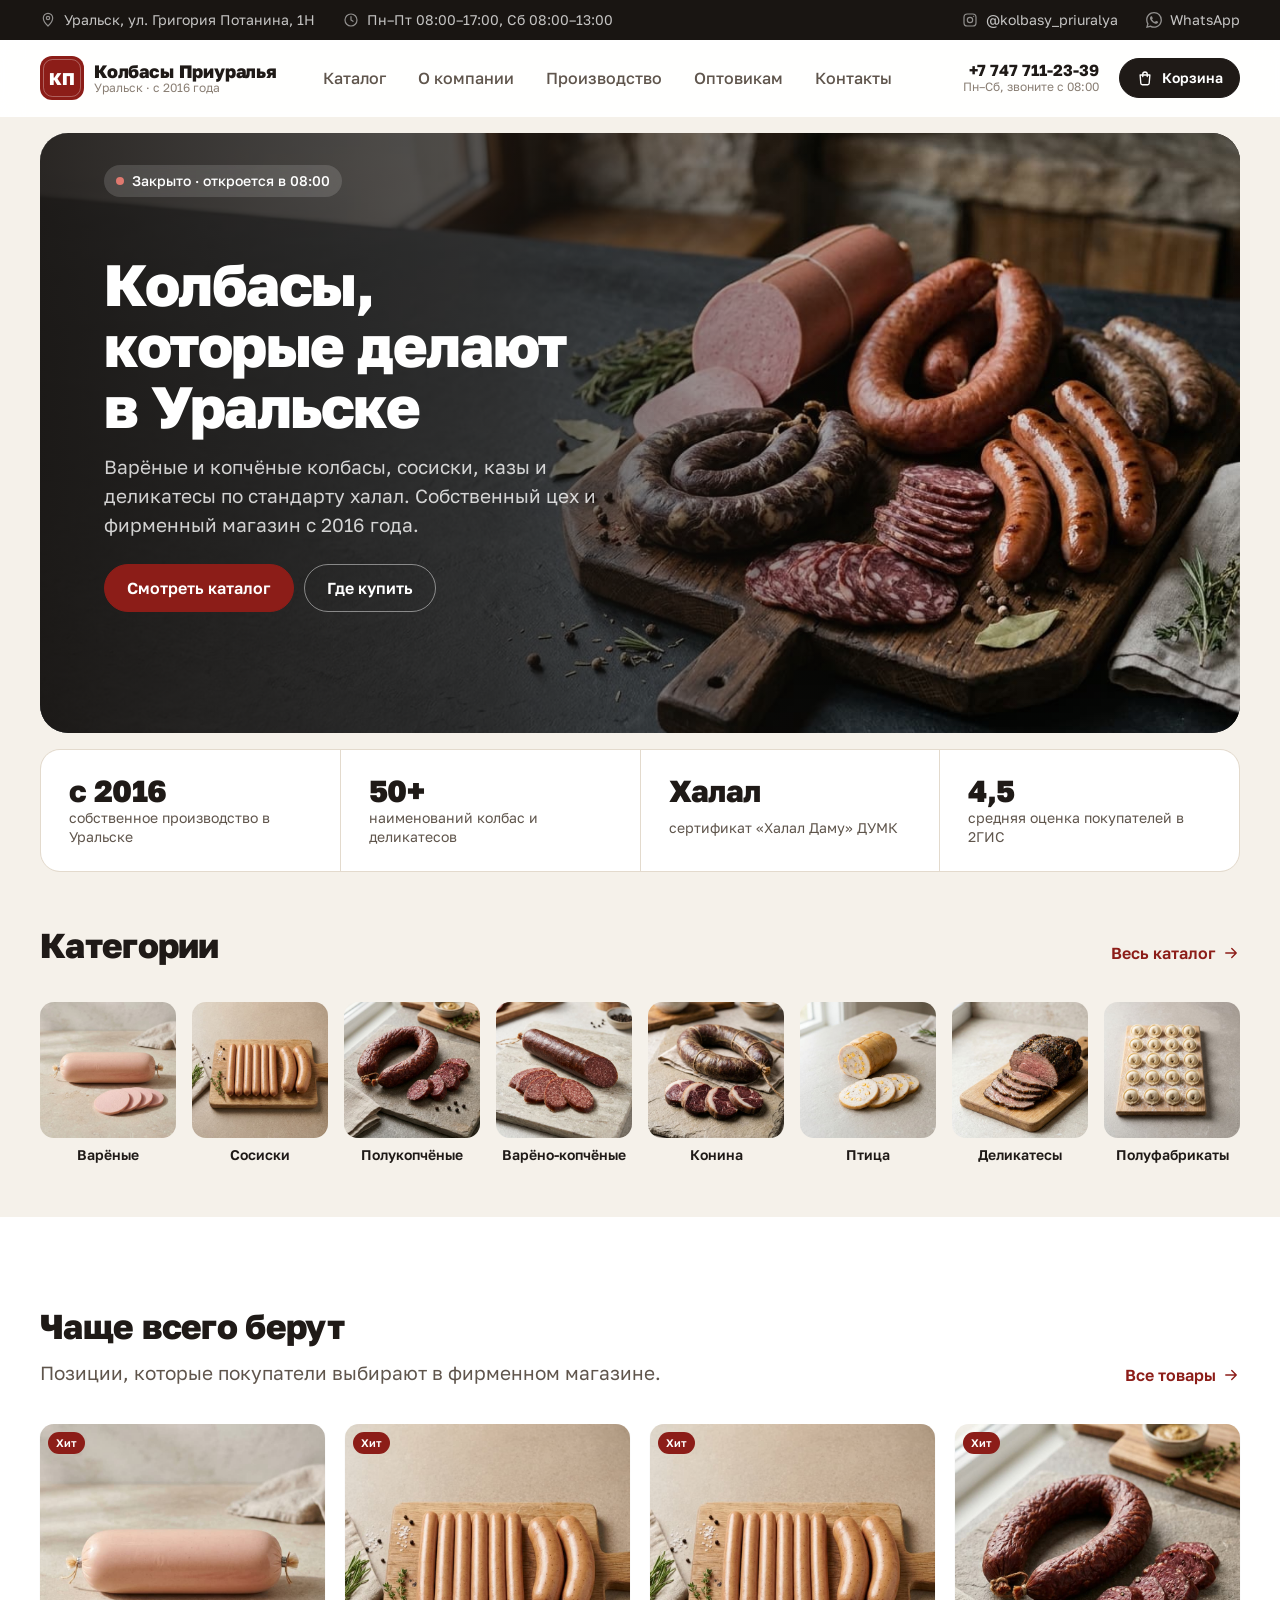
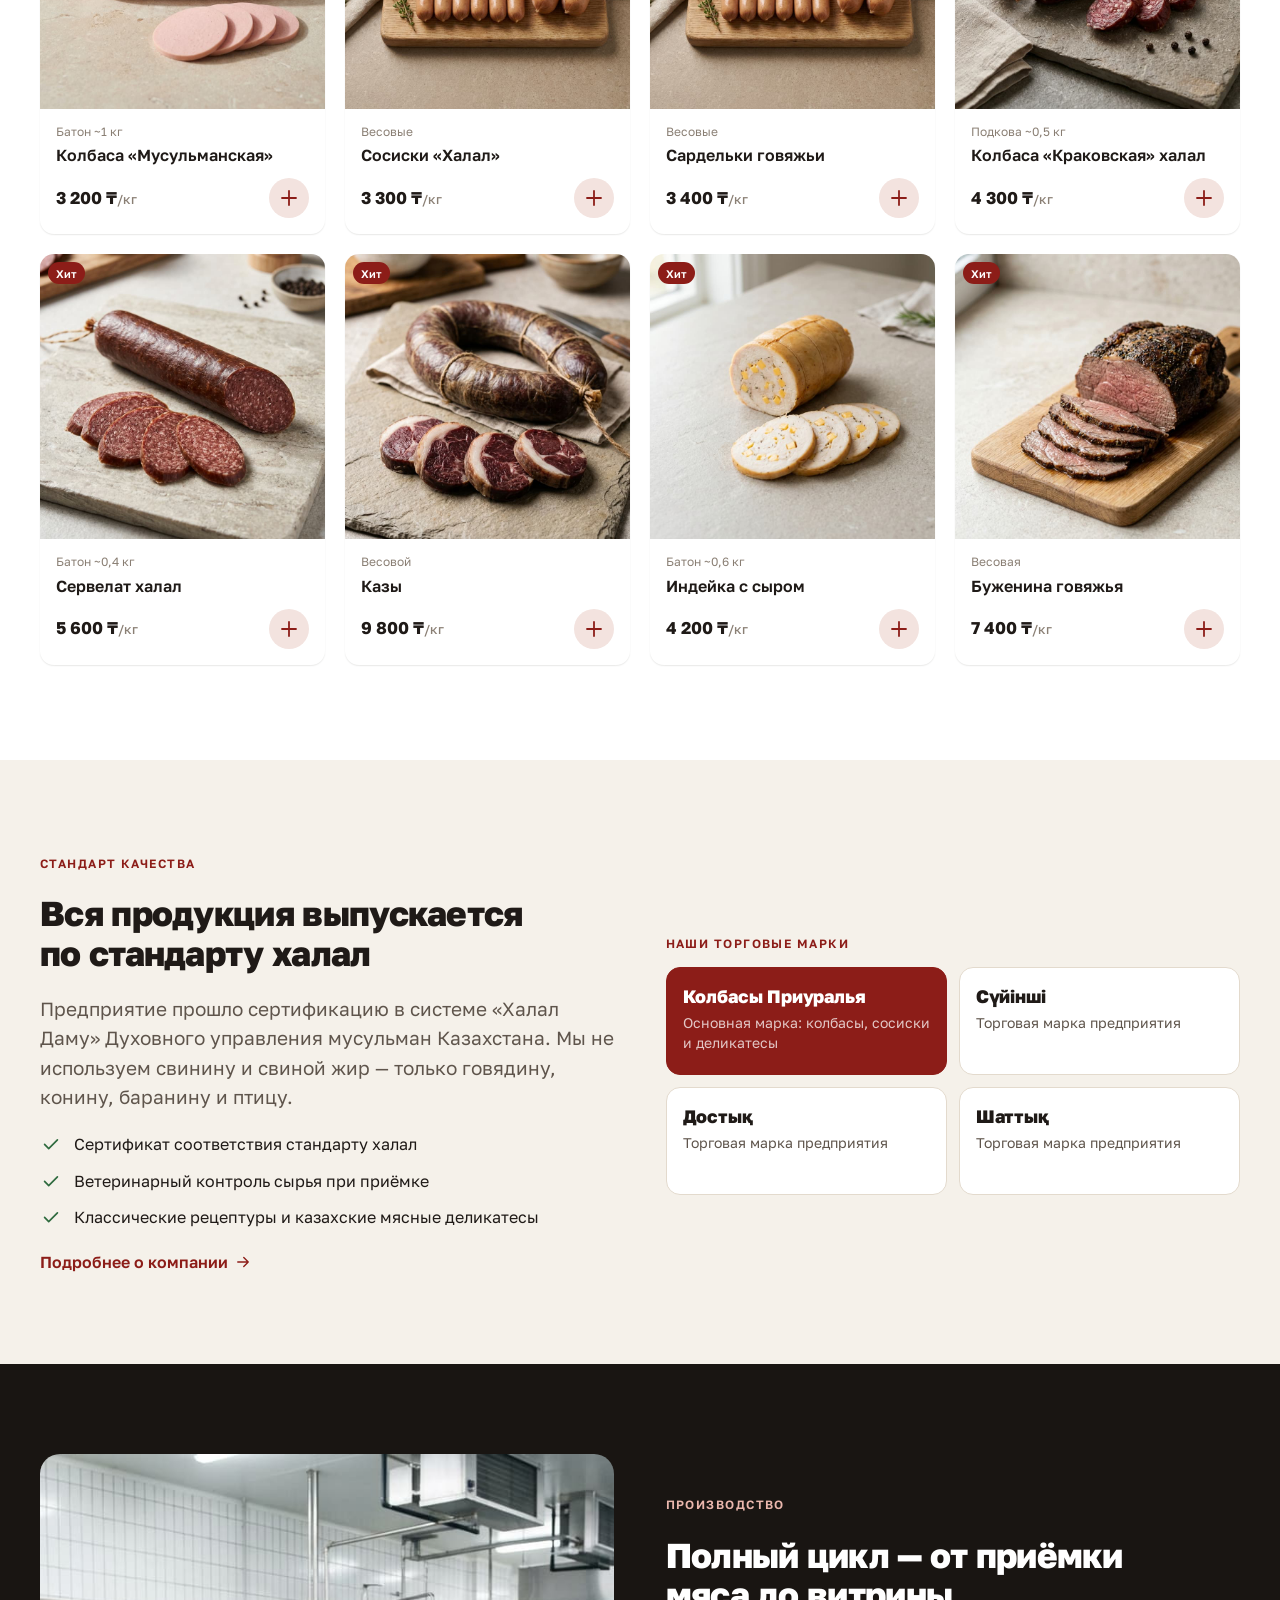
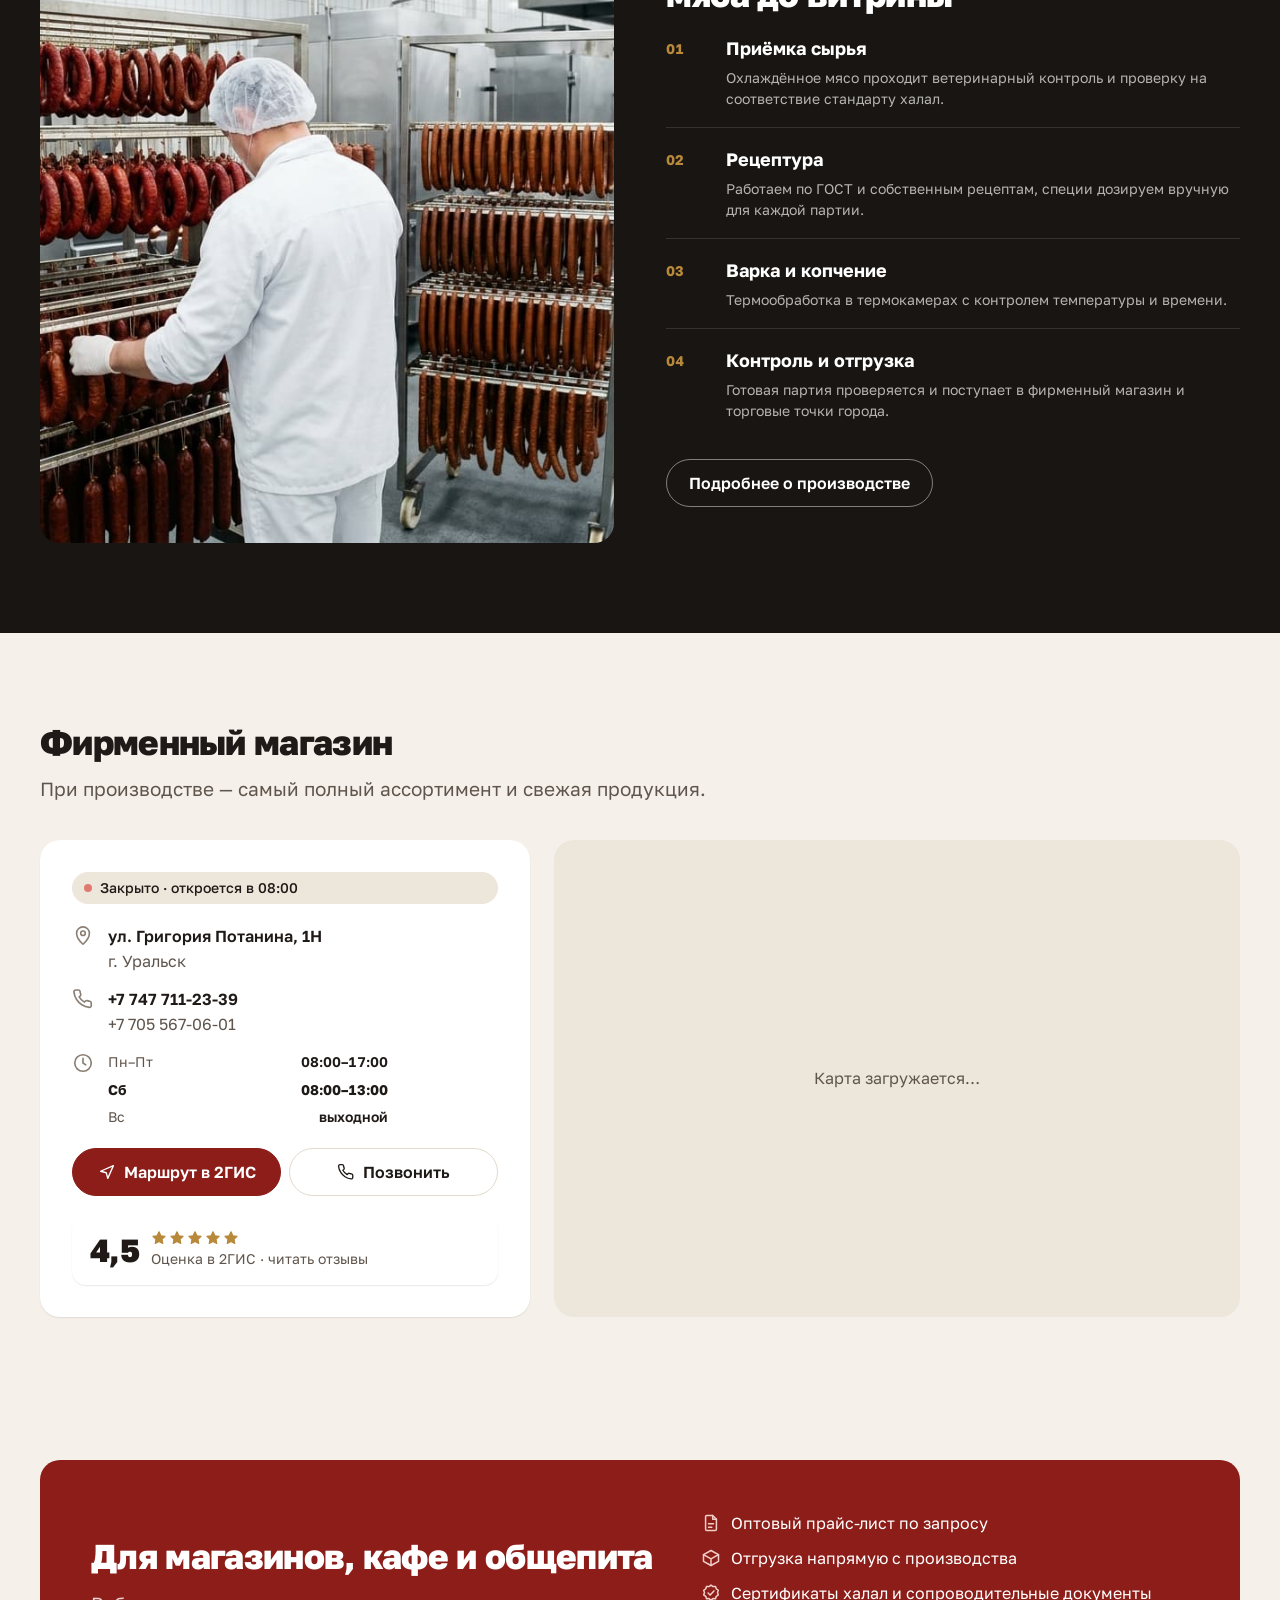
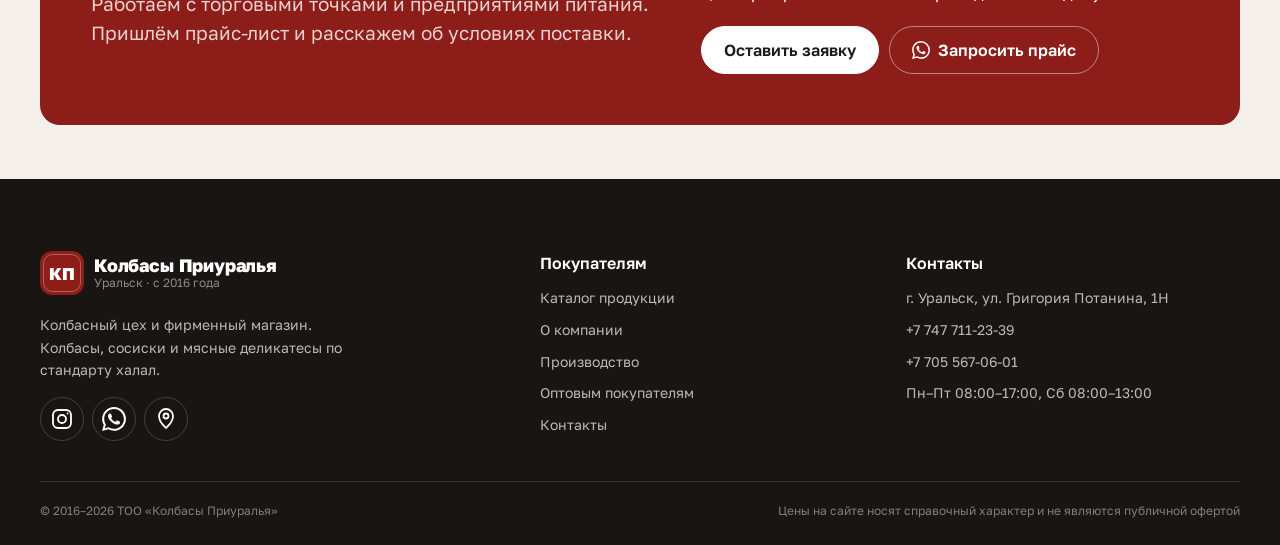
<file: index.html>
<!doctype html>
<html lang="ru">
<head>
  <meta charset="utf-8">
  <meta name="viewport" content="width=device-width, initial-scale=1, viewport-fit=cover">
  <title>Колбасы Приуралья — колбасы и деликатесы халал из Уральска</title>
  <meta name="description" content="Колбасный цех в Уральске с 2016 года. Варёные и копчёные колбасы, сосиски, казы и деликатесы по стандарту халал. Фирменный магазин на ул. Григория Потанина, 1Н.">
  <meta name="theme-color" content="#ffffff">
  <meta property="og:type" content="website">
  <meta property="og:locale" content="ru_RU">
  <meta property="og:title" content="Колбасы Приуралья — колбасы халал из Уральска">
  <meta property="og:description" content="Более 50 наименований колбас и деликатесов собственного производства. Стандарт халал.">
  <meta property="og:image" content="assets/img/hero.jpg">
  <link rel="icon" href="assets/favicon.svg" type="image/svg+xml">
  <link rel="apple-touch-icon" href="assets/icons/icon-180.png">
  <link rel="manifest" href="manifest.webmanifest">
  <meta name="mobile-web-app-capable" content="yes">
  <meta name="apple-mobile-web-app-capable" content="yes">
  <meta name="apple-mobile-web-app-title" content="Колбасы Приуралья">
  <meta name="apple-mobile-web-app-status-bar-style" content="default">
  <link rel="preconnect" href="https://fonts.googleapis.com">
  <link rel="preconnect" href="https://fonts.gstatic.com" crossorigin>
  <link rel="stylesheet" href="https://fonts.googleapis.com/css2?family=Golos+Text:wght@400;500;600;700;800&amp;display=swap">
  <link rel="stylesheet" href="css/styles.css">
  <link rel="preload" as="image" href="assets/img/hero.jpg" fetchpriority="high">
  <script type="application/ld+json">
  {
    "@context": "https://schema.org",
    "@type": "FoodEstablishment",
    "name": "Колбасы Приуралья",
    "legalName": "ТОО «Колбасы Приуралья»",
    "foundingDate": "2016",
    "image": "assets/img/hero.jpg",
    "telephone": ["+77477112339", "+77055670601"],
    "address": {
      "@type": "PostalAddress",
      "streetAddress": "ул. Григория Потанина, 1Н",
      "addressLocality": "Уральск",
      "addressRegion": "Западно-Казахстанская область",
      "addressCountry": "KZ"
    },
    "geo": { "@type": "GeoCoordinates", "latitude": 51.232635, "longitude": 51.400602 },
    "openingHoursSpecification": [
      { "@type": "OpeningHoursSpecification", "dayOfWeek": ["Monday","Tuesday","Wednesday","Thursday","Friday"], "opens": "08:00", "closes": "17:00" },
      { "@type": "OpeningHoursSpecification", "dayOfWeek": "Saturday", "opens": "08:00", "closes": "13:00" }
    ],
    "sameAs": ["https://www.instagram.com/kolbasy_priuralya/", "https://2gis.kz/uralsk/firm/70000001076541529"]
  }
  </script>
</head>
<body data-page="home">
  <script src="js/icons.js"></script>
  <a class="skip-link" href="#main">Перейти к содержимому</a>

  <div class="topbar">
    <div class="container topbar__inner">
      <span class="topbar__item"><svg class="icon" aria-hidden="true"><use href="#i-pin"/></svg>Уральск, ул. Григория Потанина, 1Н</span>
      <span class="topbar__item"><svg class="icon" aria-hidden="true"><use href="#i-clock"/></svg>Пн–Пт 08:00–17:00, Сб 08:00–13:00</span>
      <span class="topbar__spacer"></span>
      <a class="topbar__item" href="https://www.instagram.com/kolbasy_priuralya/" target="_blank" rel="noopener"><svg class="icon" aria-hidden="true"><use href="#i-instagram"/></svg>@kolbasy_priuralya</a>
      <a class="topbar__item" href="https://wa.me/77477112339" target="_blank" rel="noopener"><svg class="icon" aria-hidden="true"><use href="#i-whatsapp"/></svg>WhatsApp</a>
    </div>
  </div>

  <header class="header">
    <div class="container header__inner">
      <a class="logo" href="index.html" aria-label="Колбасы Приуралья — на главную">
        <svg class="logo__mark" viewBox="0 0 44 44" aria-hidden="true"><rect width="44" height="44" rx="12" fill="#8c1d18"/><rect x="3.5" y="3.5" width="37" height="37" rx="9" fill="none" stroke="#fff" stroke-opacity=".3"/><text x="22" y="28.5" text-anchor="middle" font-family="Golos Text, Arial, sans-serif" font-weight="800" font-size="17" fill="#fff">КП</text></svg>
        <span class="logo__text"><span class="logo__name">Колбасы Приуралья</span><span class="logo__sub">Уральск · с 2016 года</span></span>
      </a>
      <nav class="header__nav" aria-label="Основное меню">
        <ul class="nav" role="list">
          <li><a class="nav__link" href="catalog.html">Каталог</a></li>
          <li><a class="nav__link" href="about.html">О компании</a></li>
          <li><a class="nav__link" href="about.html#production">Производство</a></li>
          <li><a class="nav__link" href="contacts.html#wholesale">Оптовикам</a></li>
          <li><a class="nav__link" href="contacts.html">Контакты</a></li>
        </ul>
      </nav>
      <div class="header__actions">
        <div class="header__phone"><a href="tel:+77477112339">+7 747 711-23-39</a><span>Пн–Сб, звоните с 08:00</span></div>
        <a class="icon-btn header__search" href="catalog.html#search" aria-label="Поиск по каталогу"><svg class="icon" aria-hidden="true"><use href="#i-search"/></svg></a>
        <a class="icon-btn header__call" href="tel:+77477112339" aria-label="Позвонить"><svg class="icon" aria-hidden="true"><use href="#i-phone"/></svg></a>
        <button type="button" class="btn btn--dark btn--sm header__cart-btn" data-cart-open data-cart-label aria-label="Корзина"><svg class="icon icon--sm" aria-hidden="true"><use href="#i-bag"/></svg>Корзина<span class="badge-count" data-cart-count></span></button>
      </div>
    </div>
  </header>

  <main id="main">
    <!-- Первый экран -->
    <section class="hero container" aria-labelledby="hero-title">
      <div class="hero__card">
        <div class="hero__media"><img src="assets/img/hero.jpg" alt="Варёная колбаса, казы, полукопчёная колбаса и сосиски на деревянной доске" width="1792" height="1024" fetchpriority="high"></div>
        <span class="status hero__status" data-status>Фирменный магазин</span>
        <div class="hero__content">
          <h1 class="h1 hero__title" id="hero-title">Колбасы, которые делают в&nbsp;Уральске</h1>
          <p class="hero__text">Варёные и копчёные колбасы, сосиски, казы и деликатесы по стандарту халал. Собственный цех и фирменный магазин с 2016 года.</p>
          <div class="hero__actions">
            <a class="btn btn--primary" href="catalog.html">Смотреть каталог</a>
            <a class="btn btn--outline-light" href="#store">Где купить</a>
          </div>
        </div>
      </div>
      <ul class="facts" role="list">
        <li class="fact"><span class="fact__value">с 2016</span><span class="fact__label">собственное производство в Уральске</span></li>
        <li class="fact"><span class="fact__value">50+</span><span class="fact__label">наименований колбас и деликатесов</span></li>
        <li class="fact"><span class="fact__value">Халал</span><span class="fact__label">сертификат «Халал Даму» ДУМК</span></li>
        <li class="fact"><span class="fact__value">4,5</span><span class="fact__label">средняя оценка покупателей в 2ГИС</span></li>
      </ul>
    </section>

    <!-- Категории -->
    <section class="section section--tight" aria-labelledby="cats-title">
      <div class="container">
        <div class="section-head">
          <h2 class="h2" id="cats-title">Категории</h2>
          <a class="link-arrow" href="catalog.html">Весь каталог<svg class="icon icon--sm" aria-hidden="true"><use href="#i-arrow-right"/></svg></a>
        </div>
        <ul class="cats" role="list" data-cats></ul>
      </div>
    </section>

    <!-- Хиты -->
    <section class="section section--white" aria-labelledby="hits-title">
      <div class="container">
        <div class="section-head">
          <div class="section-head__text">
            <h2 class="h2" id="hits-title">Чаще всего берут</h2>
            <p class="lead">Позиции, которые покупатели выбирают в фирменном магазине.</p>
          </div>
          <a class="link-arrow" href="catalog.html">Все товары<svg class="icon icon--sm" aria-hidden="true"><use href="#i-arrow-right"/></svg></a>
        </div>
        <div class="products products--rail" data-hits></div>
      </div>
    </section>

    <!-- Халал и марки -->
    <section class="section" aria-labelledby="halal-title">
      <div class="container split">
        <div class="stack">
          <span class="eyebrow">Стандарт качества</span>
          <h2 class="h2" id="halal-title">Вся продукция выпускается по&nbsp;стандарту халал</h2>
          <p class="lead">Предприятие прошло сертификацию в системе «Халал Даму» Духовного управления мусульман Казахстана. Мы не используем свинину и свиной жир — только говядину, конину, баранину и птицу.</p>
          <ul class="checklist" role="list">
            <li><svg class="icon" aria-hidden="true"><use href="#i-check"/></svg><span>Сертификат соответствия стандарту халал</span></li>
            <li><svg class="icon" aria-hidden="true"><use href="#i-check"/></svg><span>Ветеринарный контроль сырья при приёмке</span></li>
            <li><svg class="icon" aria-hidden="true"><use href="#i-check"/></svg><span>Классические рецептуры и казахские мясные деликатесы</span></li>
          </ul>
          <a class="link-arrow" href="about.html">Подробнее о компании<svg class="icon icon--sm" aria-hidden="true"><use href="#i-arrow-right"/></svg></a>
        </div>
        <div class="stack-sm">
          <p class="eyebrow">Наши торговые марки</p>
          <ul class="brands" role="list">
            <li class="brand brand--main"><span class="brand__name">Колбасы Приуралья</span><span class="brand__desc">Основная марка: колбасы, сосиски и деликатесы</span></li>
            <li class="brand"><span class="brand__name">Сүйінші</span><span class="brand__desc">Торговая марка предприятия</span></li>
            <li class="brand"><span class="brand__name">Достық</span><span class="brand__desc">Торговая марка предприятия</span></li>
            <li class="brand"><span class="brand__name">Шаттық</span><span class="brand__desc">Торговая марка предприятия</span></li>
          </ul>
        </div>
      </div>
    </section>

    <!-- Производство -->
    <section class="section section--dark" aria-labelledby="prod-title">
      <div class="container production">
        <div class="production__media"><img src="assets/img/production.jpg" alt="Цех: колбасы на рамах перед термообработкой" width="1792" height="1024" loading="lazy" decoding="async"></div>
        <div class="stack">
          <span class="eyebrow eyebrow--light">Производство</span>
          <h2 class="h2" id="prod-title">Полный цикл — от&nbsp;приёмки мяса до&nbsp;витрины</h2>
          <ol class="steps" role="list">
            <li class="step"><span class="step__title">Приёмка сырья</span><span class="step__text">Охлаждённое мясо проходит ветеринарный контроль и проверку на соответствие стандарту халал.</span></li>
            <li class="step"><span class="step__title">Рецептура</span><span class="step__text">Работаем по ГОСТ и собственным рецептам, специи дозируем вручную для каждой партии.</span></li>
            <li class="step"><span class="step__title">Варка и копчение</span><span class="step__text">Термообработка в термокамерах с контролем температуры и времени.</span></li>
            <li class="step"><span class="step__title">Контроль и отгрузка</span><span class="step__text">Готовая партия проверяется и поступает в фирменный магазин и торговые точки города.</span></li>
          </ol>
          <a class="btn btn--outline-light" href="about.html#production">Подробнее о производстве</a>
        </div>
      </div>
    </section>

    <!-- Где купить -->
    <section class="section" id="store" aria-labelledby="store-title">
      <div class="container">
        <div class="section-head">
          <div class="section-head__text">
            <h2 class="h2" id="store-title">Фирменный магазин</h2>
            <p class="lead">При производстве — самый полный ассортимент и свежая продукция.</p>
          </div>
        </div>
        <div class="store">
          <div class="store__card">
            <div class="store__head">
              <span class="status status--light" data-status>Режим работы</span>
            </div>
            <ul class="info-list" role="list">
              <li><svg class="icon" aria-hidden="true"><use href="#i-pin"/></svg><div><strong>ул. Григория Потанина, 1Н</strong><span class="muted">г. Уральск</span></div></li>
              <li><svg class="icon" aria-hidden="true"><use href="#i-phone"/></svg><div><a href="tel:+77477112339"><strong>+7 747 711-23-39</strong></a><a href="tel:+77055670601" class="muted">+7 705 567-06-01</a></div></li>
              <li><svg class="icon" aria-hidden="true"><use href="#i-clock"/></svg><dl class="hours" data-hours><dt>Пн–Пт</dt><dd>08:00–17:00</dd><dt>Сб</dt><dd>08:00–13:00</dd><dt>Вс</dt><dd>выходной</dd></dl></li>
            </ul>
            <div class="store__actions">
              <a class="btn btn--primary" href="https://2gis.kz/uralsk/firm/70000001076541529" target="_blank" rel="noopener"><svg class="icon icon--sm" aria-hidden="true"><use href="#i-route"/></svg>Маршрут в 2ГИС</a>
              <a class="btn" href="tel:+77477112339"><svg class="icon icon--sm" aria-hidden="true"><use href="#i-phone"/></svg>Позвонить</a>
            </div>
            <a class="rating" href="https://2gis.kz/uralsk/firm/70000001076541529/tab/reviews" target="_blank" rel="noopener">
              <span class="rating__value">4,5</span>
              <span>
                <span class="rating__stars" aria-hidden="true"><svg class="icon"><use href="#i-star"/></svg><svg class="icon"><use href="#i-star"/></svg><svg class="icon"><use href="#i-star"/></svg><svg class="icon"><use href="#i-star"/></svg><svg class="icon"><use href="#i-star"/></svg></span>
                <span class="rating__label">Оценка в 2ГИС · читать отзывы</span>
              </span>
            </a>
          </div>
          <div class="map">
            <div class="map__fallback">Карта загружается…</div>
            <iframe src="https://yandex.ru/map-widget/v1/?ll=51.400602%2C51.232635&amp;z=16&amp;pt=51.400602%2C51.232635%2Cpm2rdm" title="Фирменный магазин «Колбасы Приуралья» на карте" loading="lazy" allowfullscreen referrerpolicy="no-referrer-when-downgrade"></iframe>
          </div>
        </div>
      </div>
    </section>

    <!-- Опт -->
    <section class="section section--tight" aria-labelledby="b2b-title">
      <div class="container">
        <div class="cta">
          <div class="stack-sm">
            <h2 class="h2" id="b2b-title">Для магазинов, кафе и&nbsp;общепита</h2>
            <p class="lead">Работаем с торговыми точками и предприятиями питания. Пришлём прайс-лист и расскажем об условиях поставки.</p>
          </div>
          <div class="stack">
            <ul class="cta__list" role="list">
              <li><svg class="icon" aria-hidden="true"><use href="#i-doc"/></svg><span>Оптовый прайс-лист по запросу</span></li>
              <li><svg class="icon" aria-hidden="true"><use href="#i-box"/></svg><span>Отгрузка напрямую с производства</span></li>
              <li><svg class="icon" aria-hidden="true"><use href="#i-seal"/></svg><span>Сертификаты халал и сопроводительные документы</span></li>
            </ul>
            <div class="cta__actions">
              <a class="btn btn--light" href="contacts.html#wholesale">Оставить заявку</a>
              <a class="btn btn--outline-light" href="https://wa.me/77477112339?text=%D0%97%D0%B4%D1%80%D0%B0%D0%B2%D1%81%D1%82%D0%B2%D1%83%D0%B9%D1%82%D0%B5!%20%D0%9F%D1%80%D0%B8%D1%88%D0%BB%D0%B8%D1%82%D0%B5%20%D0%BE%D0%BF%D1%82%D0%BE%D0%B2%D1%8B%D0%B9%20%D0%BF%D1%80%D0%B0%D0%B9%D1%81-%D0%BB%D0%B8%D1%81%D1%82." target="_blank" rel="noopener"><svg class="icon icon--sm" aria-hidden="true"><use href="#i-whatsapp"/></svg>Запросить прайс</a>
            </div>
          </div>
        </div>
      </div>
    </section>
  </main>

  <footer class="footer">
    <div class="container">
      <div class="footer__grid">
        <div>
          <a class="logo" href="index.html" aria-label="Колбасы Приуралья — на главную">
            <svg class="logo__mark" viewBox="0 0 44 44" aria-hidden="true"><rect width="44" height="44" rx="12" fill="#8c1d18"/><rect x="3.5" y="3.5" width="37" height="37" rx="9" fill="none" stroke="#fff" stroke-opacity=".3"/><text x="22" y="28.5" text-anchor="middle" font-family="Golos Text, Arial, sans-serif" font-weight="800" font-size="17" fill="#fff">КП</text></svg>
            <span class="logo__text"><span class="logo__name">Колбасы Приуралья</span><span class="logo__sub">Уральск · с 2016 года</span></span>
          </a>
          <p class="footer__about">Колбасный цех и фирменный магазин. Колбасы, сосиски и мясные деликатесы по стандарту халал.</p>
          <div class="footer__social">
            <a href="https://www.instagram.com/kolbasy_priuralya/" target="_blank" rel="noopener" aria-label="Instagram"><svg class="icon" aria-hidden="true"><use href="#i-instagram"/></svg></a>
            <a href="https://wa.me/77477112339" target="_blank" rel="noopener" aria-label="WhatsApp"><svg class="icon" aria-hidden="true"><use href="#i-whatsapp"/></svg></a>
            <a href="https://2gis.kz/uralsk/firm/70000001076541529" target="_blank" rel="noopener" aria-label="Мы в 2ГИС"><svg class="icon" aria-hidden="true"><use href="#i-pin"/></svg></a>
          </div>
        </div>
        <div>
          <p class="footer__title">Покупателям</p>
          <ul class="footer__links" role="list">
            <li><a href="catalog.html">Каталог продукции</a></li>
            <li><a href="about.html">О компании</a></li>
            <li><a href="about.html#production">Производство</a></li>
            <li><a href="contacts.html#wholesale">Оптовым покупателям</a></li>
            <li><a href="contacts.html">Контакты</a></li>
          </ul>
        </div>
        <div>
          <p class="footer__title">Контакты</p>
          <ul class="footer__links" role="list">
            <li>г. Уральск, ул. Григория Потанина, 1Н</li>
            <li><a href="tel:+77477112339">+7 747 711-23-39</a></li>
            <li><a href="tel:+77055670601">+7 705 567-06-01</a></li>
            <li>Пн–Пт 08:00–17:00, Сб 08:00–13:00</li>
          </ul>
        </div>
      </div>
      <div class="footer__bottom">
        <span>© 2016–<span data-year>2026</span> ТОО «Колбасы Приуралья»</span>
        <span>Цены на сайте носят справочный характер и не являются публичной офертой</span>
      </div>
    </div>
  </footer>

  <nav class="tabbar" aria-label="Навигация">
    <a class="tabbar__item" href="index.html" aria-current="page"><span class="tabbar__icon"><svg class="icon" aria-hidden="true"><use href="#i-home"/></svg></span>Главная</a>
    <a class="tabbar__item" href="catalog.html"><span class="tabbar__icon"><svg class="icon" aria-hidden="true"><use href="#i-grid"/></svg></span>Каталог</a>
    <button type="button" class="tabbar__item" data-cart-open data-cart-label aria-label="Корзина"><span class="tabbar__icon"><svg class="icon" aria-hidden="true"><use href="#i-bag"/></svg><span class="badge-count" data-cart-count></span></span>Корзина</button>
    <a class="tabbar__item" href="about.html"><span class="tabbar__icon"><svg class="icon" aria-hidden="true"><use href="#i-factory"/></svg></span>О нас</a>
    <a class="tabbar__item" href="contacts.html"><span class="tabbar__icon"><svg class="icon" aria-hidden="true"><use href="#i-pin"/></svg></span>Контакты</a>
  </nav>

  <script src="js/data.js"></script>
  <script src="js/app.js"></script>
</body>
</html>
</file>
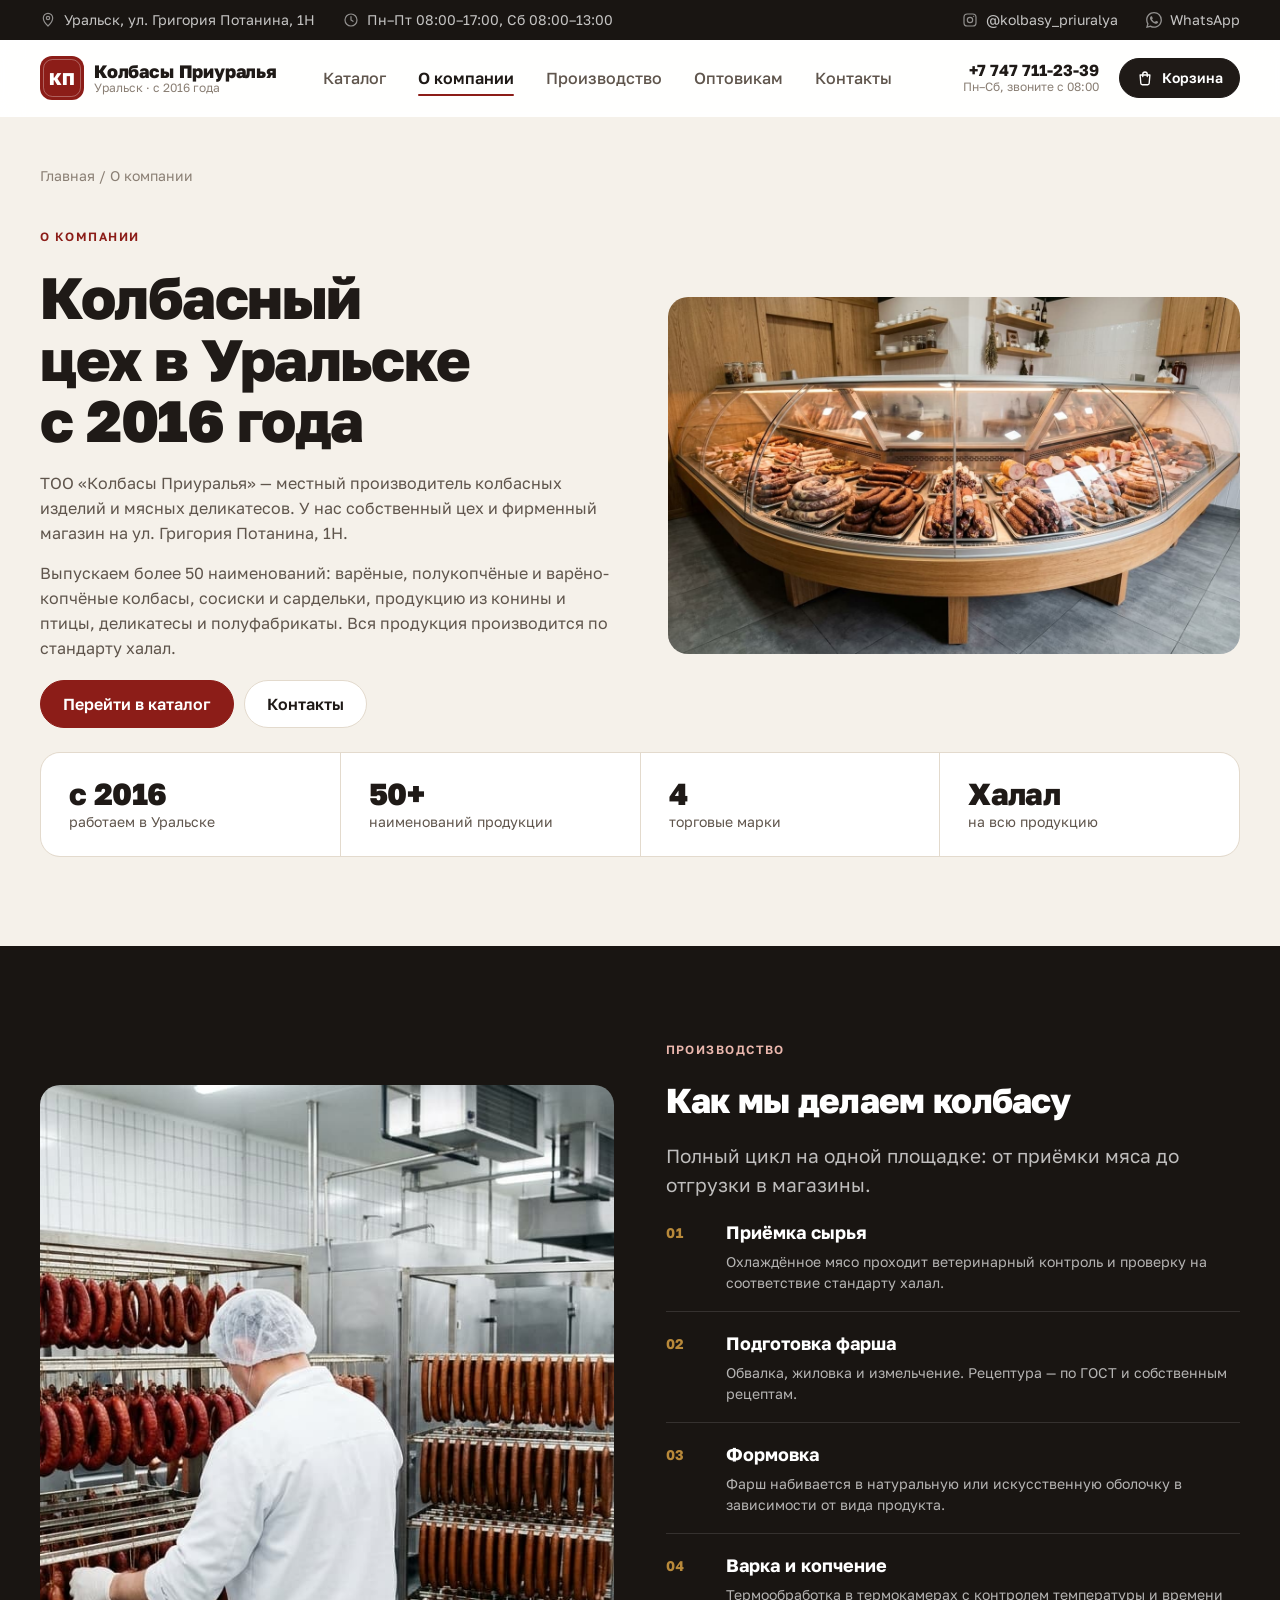
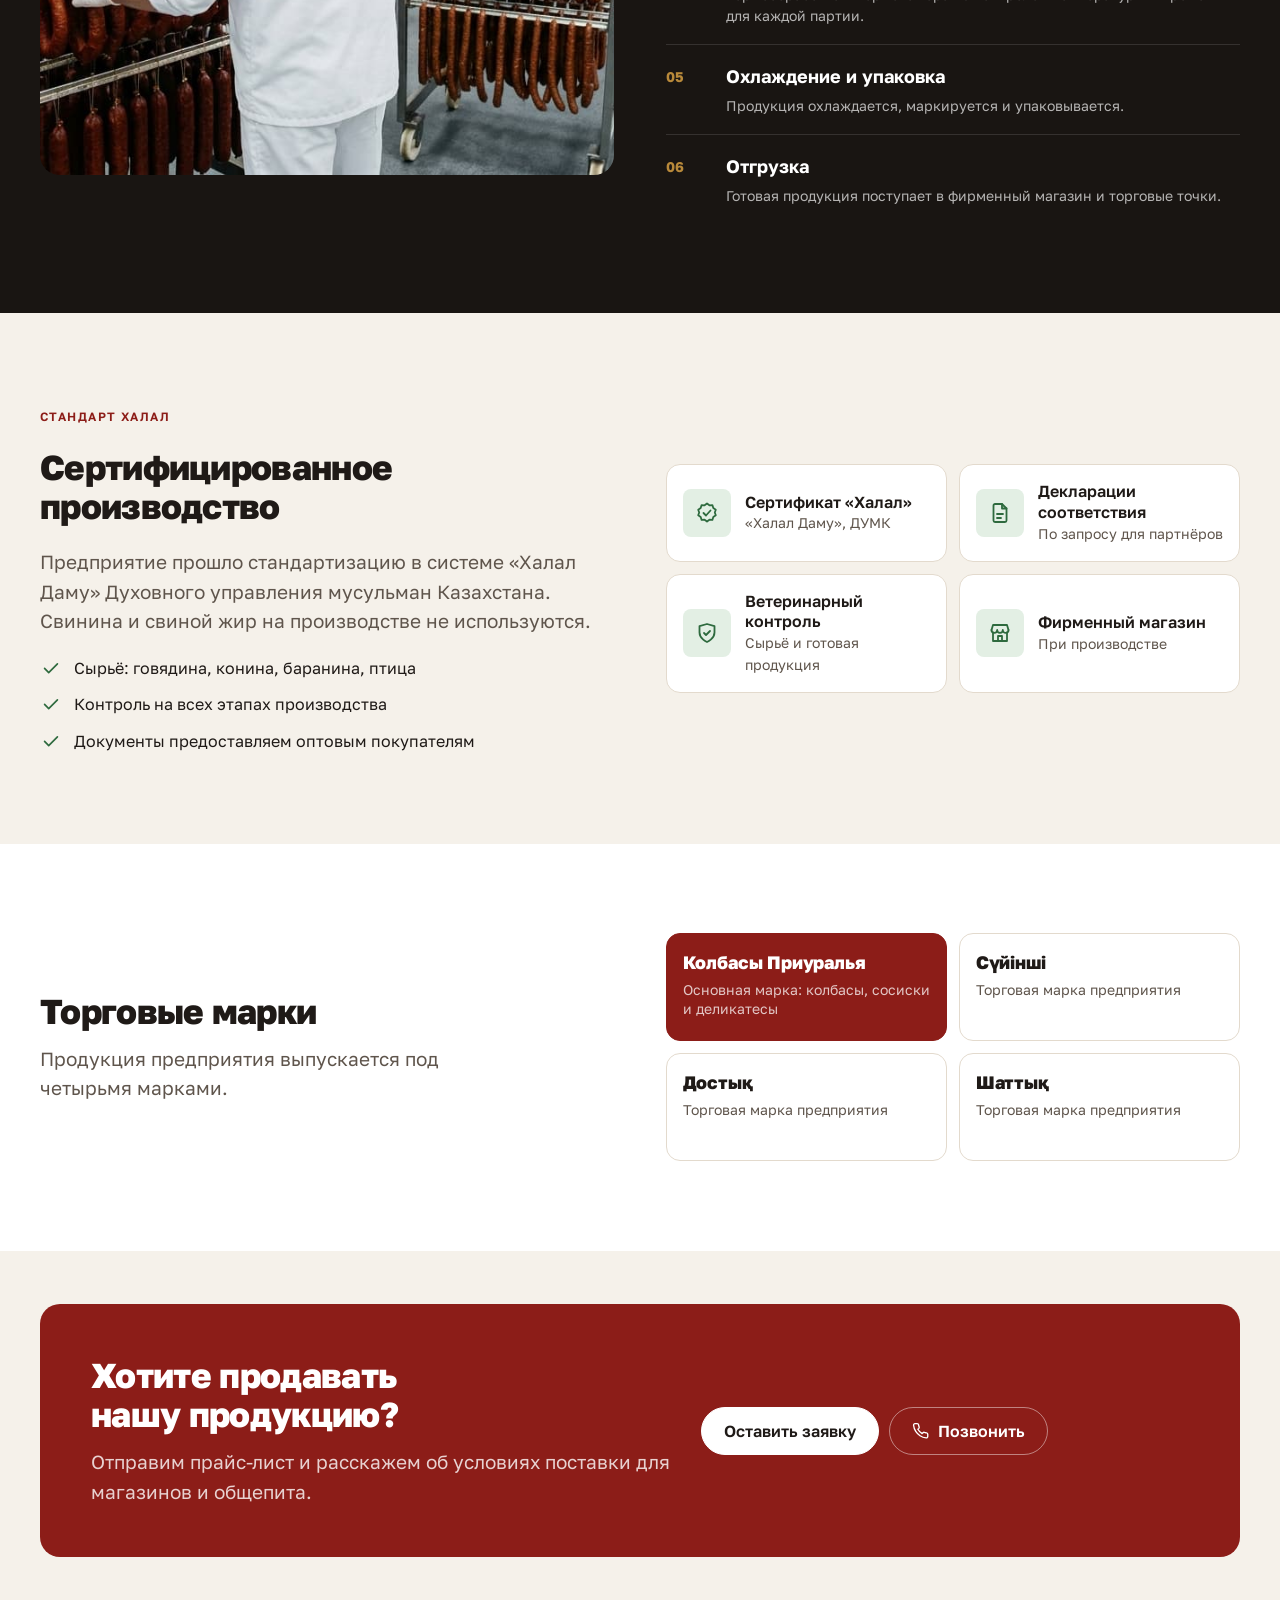
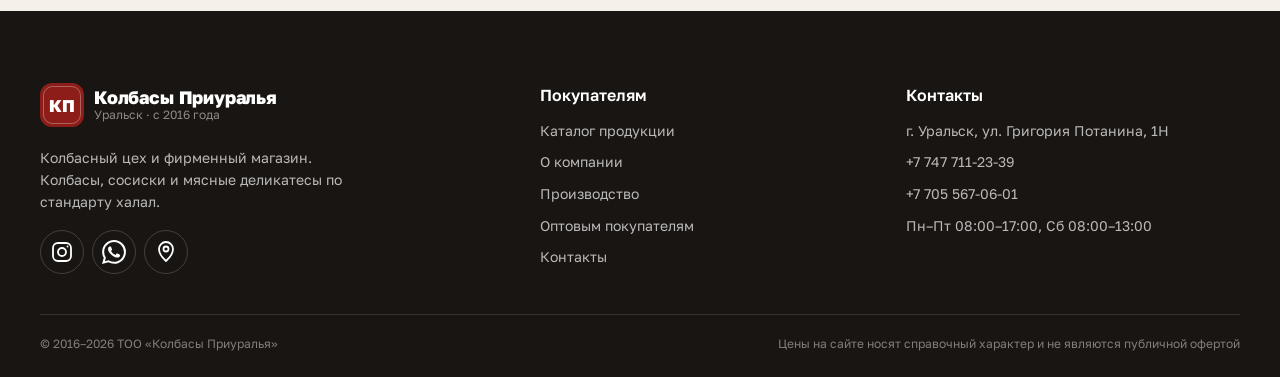
<file: about.html>
<!doctype html>
<html lang="ru">
<head>
  <meta charset="utf-8">
  <meta name="viewport" content="width=device-width, initial-scale=1, viewport-fit=cover">
  <title>О компании и производстве — Колбасы Приуралья</title>
  <meta name="description" content="ТОО «Колбасы Приуралья» — колбасный цех в Уральске с 2016 года. Производство по стандарту халал, четыре торговые марки.">
  <meta name="theme-color" content="#ffffff">
  <meta property="og:type" content="website">
  <meta property="og:locale" content="ru_RU">
  <meta property="og:title" content="О компании и производстве — Колбасы Приуралья">
  <meta property="og:description" content="ТОО «Колбасы Приуралья» — колбасный цех в Уральске с 2016 года. Производство по стандарту халал, четыре торговые марки.">
  <meta property="og:image" content="assets/img/hero.jpg">
  <link rel="icon" href="assets/favicon.svg" type="image/svg+xml">
  <link rel="apple-touch-icon" href="assets/icons/icon-180.png">
  <link rel="manifest" href="manifest.webmanifest">
  <meta name="mobile-web-app-capable" content="yes">
  <meta name="apple-mobile-web-app-capable" content="yes">
  <meta name="apple-mobile-web-app-title" content="Колбасы Приуралья">
  <meta name="apple-mobile-web-app-status-bar-style" content="default">
  <link rel="preconnect" href="https://fonts.googleapis.com">
  <link rel="preconnect" href="https://fonts.gstatic.com" crossorigin>
  <link rel="stylesheet" href="https://fonts.googleapis.com/css2?family=Golos+Text:wght@400;500;600;700;800&amp;display=swap">
  <link rel="stylesheet" href="css/styles.css">
</head>
<body data-page="about">
  <script src="js/icons.js"></script>
  <a class="skip-link" href="#main">Перейти к содержимому</a>

  <div class="topbar">
    <div class="container topbar__inner">
      <span class="topbar__item"><svg class="icon" aria-hidden="true"><use href="#i-pin"/></svg>Уральск, ул. Григория Потанина, 1Н</span>
      <span class="topbar__item"><svg class="icon" aria-hidden="true"><use href="#i-clock"/></svg>Пн–Пт 08:00–17:00, Сб 08:00–13:00</span>
      <span class="topbar__spacer"></span>
      <a class="topbar__item" href="https://www.instagram.com/kolbasy_priuralya/" target="_blank" rel="noopener"><svg class="icon" aria-hidden="true"><use href="#i-instagram"/></svg>@kolbasy_priuralya</a>
      <a class="topbar__item" href="https://wa.me/77477112339" target="_blank" rel="noopener"><svg class="icon" aria-hidden="true"><use href="#i-whatsapp"/></svg>WhatsApp</a>
    </div>
  </div>

  <header class="header">
    <div class="container header__inner">
      <a class="logo" href="index.html" aria-label="Колбасы Приуралья — на главную">
        <svg class="logo__mark" viewBox="0 0 44 44" aria-hidden="true"><rect width="44" height="44" rx="12" fill="#8c1d18"/><rect x="3.5" y="3.5" width="37" height="37" rx="9" fill="none" stroke="#fff" stroke-opacity=".3"/><text x="22" y="28.5" text-anchor="middle" font-family="Golos Text, Arial, sans-serif" font-weight="800" font-size="17" fill="#fff">КП</text></svg>
        <span class="logo__text"><span class="logo__name">Колбасы Приуралья</span><span class="logo__sub">Уральск · с 2016 года</span></span>
      </a>
      <nav class="header__nav" aria-label="Основное меню">
        <ul class="nav" role="list">
          <li><a class="nav__link" href="catalog.html">Каталог</a></li>
          <li><a class="nav__link" href="about.html" aria-current="page">О компании</a></li>
          <li><a class="nav__link" href="about.html#production">Производство</a></li>
          <li><a class="nav__link" href="contacts.html#wholesale">Оптовикам</a></li>
          <li><a class="nav__link" href="contacts.html">Контакты</a></li>
        </ul>
      </nav>
      <div class="header__actions">
        <div class="header__phone"><a href="tel:+77477112339">+7 747 711-23-39</a><span>Пн–Сб, звоните с 08:00</span></div>
        <a class="icon-btn header__search" href="catalog.html#search" aria-label="Поиск по каталогу"><svg class="icon" aria-hidden="true"><use href="#i-search"/></svg></a>
        <a class="icon-btn header__call" href="tel:+77477112339" aria-label="Позвонить"><svg class="icon" aria-hidden="true"><use href="#i-phone"/></svg></a>
        <button type="button" class="btn btn--dark btn--sm header__cart-btn" data-cart-open data-cart-label aria-label="Корзина"><svg class="icon icon--sm" aria-hidden="true"><use href="#i-bag"/></svg>Корзина<span class="badge-count" data-cart-count></span></button>
      </div>
    </div>
  </header>

  <main id="main">
    <div class="container page-head">
      <nav class="page-head__crumbs" aria-label="Хлебные крошки"><a href="index.html">Главная</a> / <span aria-current="page">О компании</span></nav>
    </div>

    <section class="container about-hero" aria-labelledby="about-title">
      <div class="stack">
        <span class="eyebrow">О компании</span>
        <h1 class="h1" id="about-title">Колбасный цех в&nbsp;Уральске с&nbsp;2016 года</h1>
        <div class="prose">
          <p>ТОО «Колбасы Приуралья» — местный производитель колбасных изделий и мясных деликатесов. У нас собственный цех и фирменный магазин на ул. Григория Потанина, 1Н.</p>
          <p>Выпускаем более 50 наименований: варёные, полукопчёные и варёно-копчёные колбасы, сосиски и сардельки, продукцию из конины и птицы, деликатесы и полуфабрикаты. Вся продукция производится по стандарту халал.</p>
        </div>
        <div class="hero__actions">
          <a class="btn btn--primary" href="catalog.html">Перейти в каталог</a>
          <a class="btn" href="contacts.html">Контакты</a>
        </div>
      </div>
      <div class="about-hero__media"><img src="assets/img/shop.jpg" alt="Витрина с колбасами и деликатесами" width="1792" height="1024" fetchpriority="high"></div>
    </section>

    <div class="container">
      <ul class="facts" role="list" style="margin-top: var(--gap)">
        <li class="fact"><span class="fact__value">с 2016</span><span class="fact__label">работаем в Уральске</span></li>
        <li class="fact"><span class="fact__value">50+</span><span class="fact__label">наименований продукции</span></li>
        <li class="fact"><span class="fact__value">4</span><span class="fact__label">торговые марки</span></li>
        <li class="fact"><span class="fact__value">Халал</span><span class="fact__label">на всю продукцию</span></li>
      </ul>
    </div>

    <section class="section section--dark" id="production" aria-labelledby="prod-title" style="margin-top: var(--section)">
      <div class="container production">
        <div class="production__media"><img src="assets/img/production.jpg" alt="Колбасы на рамах в производственном цехе" width="1792" height="1024" loading="lazy" decoding="async"></div>
        <div class="stack">
          <span class="eyebrow eyebrow--light">Производство</span>
          <h2 class="h2" id="prod-title">Как мы делаем колбасу</h2>
          <p class="lead" style="color: rgb(255 255 255 / .72)">Полный цикл на одной площадке: от приёмки мяса до отгрузки в магазины.</p>
          <ol class="steps" role="list">
            <li class="step"><span class="step__title">Приёмка сырья</span><span class="step__text">Охлаждённое мясо проходит ветеринарный контроль и проверку на соответствие стандарту халал.</span></li>
            <li class="step"><span class="step__title">Подготовка фарша</span><span class="step__text">Обвалка, жиловка и измельчение. Рецептура — по ГОСТ и собственным рецептам.</span></li>
            <li class="step"><span class="step__title">Формовка</span><span class="step__text">Фарш набивается в натуральную или искусственную оболочку в зависимости от вида продукта.</span></li>
            <li class="step"><span class="step__title">Варка и копчение</span><span class="step__text">Термообработка в термокамерах с контролем температуры и времени для каждой партии.</span></li>
            <li class="step"><span class="step__title">Охлаждение и упаковка</span><span class="step__text">Продукция охлаждается, маркируется и упаковывается.</span></li>
            <li class="step"><span class="step__title">Отгрузка</span><span class="step__text">Готовая продукция поступает в фирменный магазин и торговые точки.</span></li>
          </ol>
        </div>
      </div>
    </section>

    <section class="section" aria-labelledby="halal-title">
      <div class="container split">
        <div class="stack">
          <span class="eyebrow">Стандарт халал</span>
          <h2 class="h2" id="halal-title">Сертифицированное производство</h2>
          <p class="lead">Предприятие прошло стандартизацию в системе «Халал Даму» Духовного управления мусульман Казахстана. Свинина и свиной жир на производстве не используются.</p>
          <ul class="checklist" role="list">
            <li><svg class="icon" aria-hidden="true"><use href="#i-check"/></svg><span>Сырьё: говядина, конина, баранина, птица</span></li>
            <li><svg class="icon" aria-hidden="true"><use href="#i-check"/></svg><span>Контроль на всех этапах производства</span></li>
            <li><svg class="icon" aria-hidden="true"><use href="#i-check"/></svg><span>Документы предоставляем оптовым покупателям</span></li>
          </ul>
        </div>
        <div class="docs">
          <div class="doc"><span class="doc__icon"><svg class="icon" aria-hidden="true"><use href="#i-seal"/></svg></span><div><p class="doc__title">Сертификат «Халал»</p><p class="doc__text">«Халал Даму», ДУМК</p></div></div>
          <div class="doc"><span class="doc__icon"><svg class="icon" aria-hidden="true"><use href="#i-doc"/></svg></span><div><p class="doc__title">Декларации соответствия</p><p class="doc__text">По запросу для партнёров</p></div></div>
          <div class="doc"><span class="doc__icon"><svg class="icon" aria-hidden="true"><use href="#i-shield"/></svg></span><div><p class="doc__title">Ветеринарный контроль</p><p class="doc__text">Сырьё и готовая продукция</p></div></div>
          <div class="doc"><span class="doc__icon"><svg class="icon" aria-hidden="true"><use href="#i-store"/></svg></span><div><p class="doc__title">Фирменный магазин</p><p class="doc__text">При производстве</p></div></div>
        </div>
      </div>
    </section>

    <section class="section section--white" aria-labelledby="brands-title">
      <div class="container split">
        <div class="stack-sm">
          <h2 class="h2" id="brands-title">Торговые марки</h2>
          <p class="lead">Продукция предприятия выпускается под четырьмя марками.</p>
        </div>
        <ul class="brands" role="list">
          <li class="brand brand--main"><span class="brand__name">Колбасы Приуралья</span><span class="brand__desc">Основная марка: колбасы, сосиски и деликатесы</span></li>
          <li class="brand"><span class="brand__name">Сүйінші</span><span class="brand__desc">Торговая марка предприятия</span></li>
          <li class="brand"><span class="brand__name">Достық</span><span class="brand__desc">Торговая марка предприятия</span></li>
          <li class="brand"><span class="brand__name">Шаттық</span><span class="brand__desc">Торговая марка предприятия</span></li>
        </ul>
      </div>
    </section>

    <section class="section section--tight" aria-labelledby="b2b-title">
      <div class="container">
        <div class="cta">
          <div class="stack-sm">
            <h2 class="h2" id="b2b-title">Хотите продавать нашу продукцию?</h2>
            <p class="lead">Отправим прайс-лист и расскажем об условиях поставки для магазинов и общепита.</p>
          </div>
          <div class="cta__actions">
            <a class="btn btn--light" href="contacts.html#wholesale">Оставить заявку</a>
            <a class="btn btn--outline-light" href="tel:+77477112339"><svg class="icon icon--sm" aria-hidden="true"><use href="#i-phone"/></svg>Позвонить</a>
          </div>
        </div>
      </div>
    </section>
  </main>

  <footer class="footer">
    <div class="container">
      <div class="footer__grid">
        <div>
          <a class="logo" href="index.html" aria-label="Колбасы Приуралья — на главную">
            <svg class="logo__mark" viewBox="0 0 44 44" aria-hidden="true"><rect width="44" height="44" rx="12" fill="#8c1d18"/><rect x="3.5" y="3.5" width="37" height="37" rx="9" fill="none" stroke="#fff" stroke-opacity=".3"/><text x="22" y="28.5" text-anchor="middle" font-family="Golos Text, Arial, sans-serif" font-weight="800" font-size="17" fill="#fff">КП</text></svg>
            <span class="logo__text"><span class="logo__name">Колбасы Приуралья</span><span class="logo__sub">Уральск · с 2016 года</span></span>
          </a>
          <p class="footer__about">Колбасный цех и фирменный магазин. Колбасы, сосиски и мясные деликатесы по стандарту халал.</p>
          <div class="footer__social">
            <a href="https://www.instagram.com/kolbasy_priuralya/" target="_blank" rel="noopener" aria-label="Instagram"><svg class="icon" aria-hidden="true"><use href="#i-instagram"/></svg></a>
            <a href="https://wa.me/77477112339" target="_blank" rel="noopener" aria-label="WhatsApp"><svg class="icon" aria-hidden="true"><use href="#i-whatsapp"/></svg></a>
            <a href="https://2gis.kz/uralsk/firm/70000001076541529" target="_blank" rel="noopener" aria-label="Мы в 2ГИС"><svg class="icon" aria-hidden="true"><use href="#i-pin"/></svg></a>
          </div>
        </div>
        <div>
          <p class="footer__title">Покупателям</p>
          <ul class="footer__links" role="list">
            <li><a href="catalog.html">Каталог продукции</a></li>
            <li><a href="about.html">О компании</a></li>
            <li><a href="about.html#production">Производство</a></li>
            <li><a href="contacts.html#wholesale">Оптовым покупателям</a></li>
            <li><a href="contacts.html">Контакты</a></li>
          </ul>
        </div>
        <div>
          <p class="footer__title">Контакты</p>
          <ul class="footer__links" role="list">
            <li>г. Уральск, ул. Григория Потанина, 1Н</li>
            <li><a href="tel:+77477112339">+7 747 711-23-39</a></li>
            <li><a href="tel:+77055670601">+7 705 567-06-01</a></li>
            <li>Пн–Пт 08:00–17:00, Сб 08:00–13:00</li>
          </ul>
        </div>
      </div>
      <div class="footer__bottom">
        <span>© 2016–<span data-year>2026</span> ТОО «Колбасы Приуралья»</span>
        <span>Цены на сайте носят справочный характер и не являются публичной офертой</span>
      </div>
    </div>
  </footer>

  <nav class="tabbar" aria-label="Навигация">
    <a class="tabbar__item" href="index.html"><span class="tabbar__icon"><svg class="icon" aria-hidden="true"><use href="#i-home"/></svg></span>Главная</a>
    <a class="tabbar__item" href="catalog.html"><span class="tabbar__icon"><svg class="icon" aria-hidden="true"><use href="#i-grid"/></svg></span>Каталог</a>
    <button type="button" class="tabbar__item" data-cart-open data-cart-label aria-label="Корзина"><span class="tabbar__icon"><svg class="icon" aria-hidden="true"><use href="#i-bag"/></svg><span class="badge-count" data-cart-count></span></span>Корзина</button>
    <a class="tabbar__item" href="about.html" aria-current="page"><span class="tabbar__icon"><svg class="icon" aria-hidden="true"><use href="#i-factory"/></svg></span>О нас</a>
    <a class="tabbar__item" href="contacts.html"><span class="tabbar__icon"><svg class="icon" aria-hidden="true"><use href="#i-pin"/></svg></span>Контакты</a>
  </nav>

  <script src="js/data.js"></script>
  <script src="js/app.js"></script>
</body>
</html>
</file>
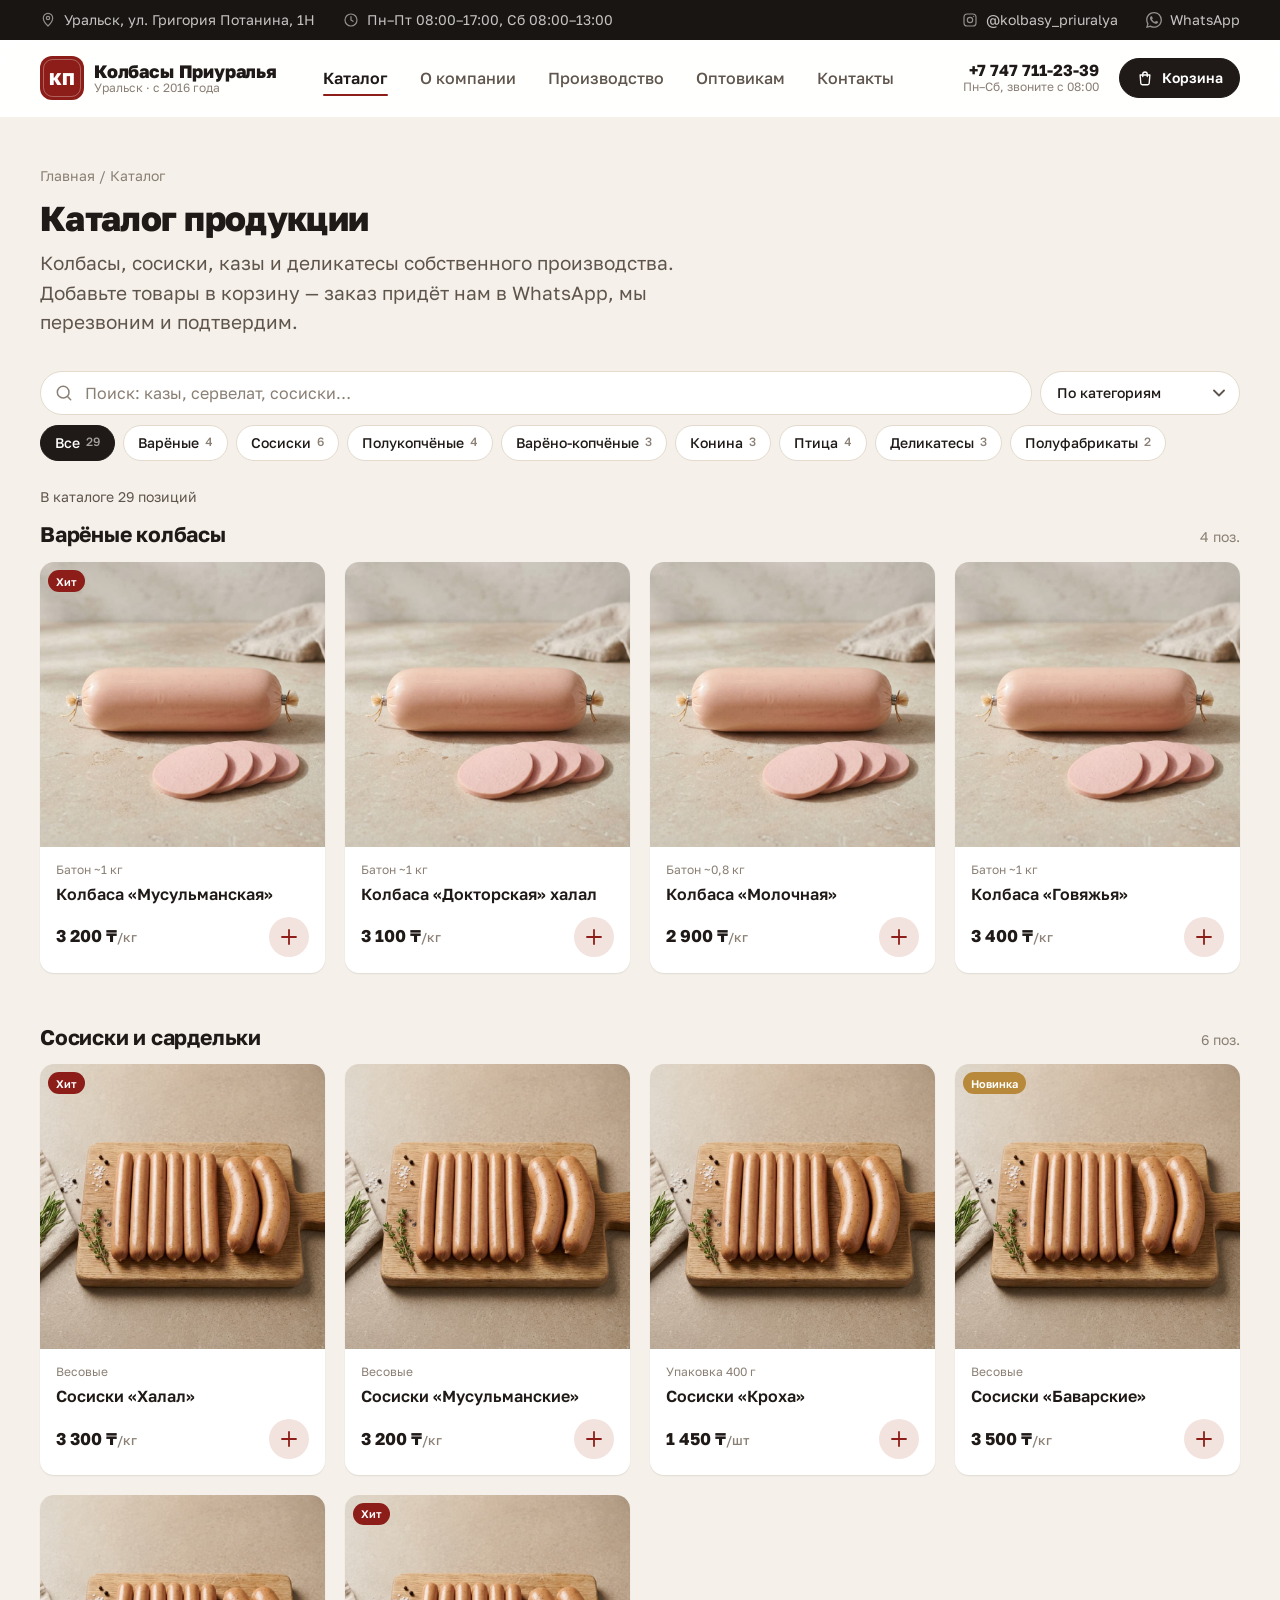
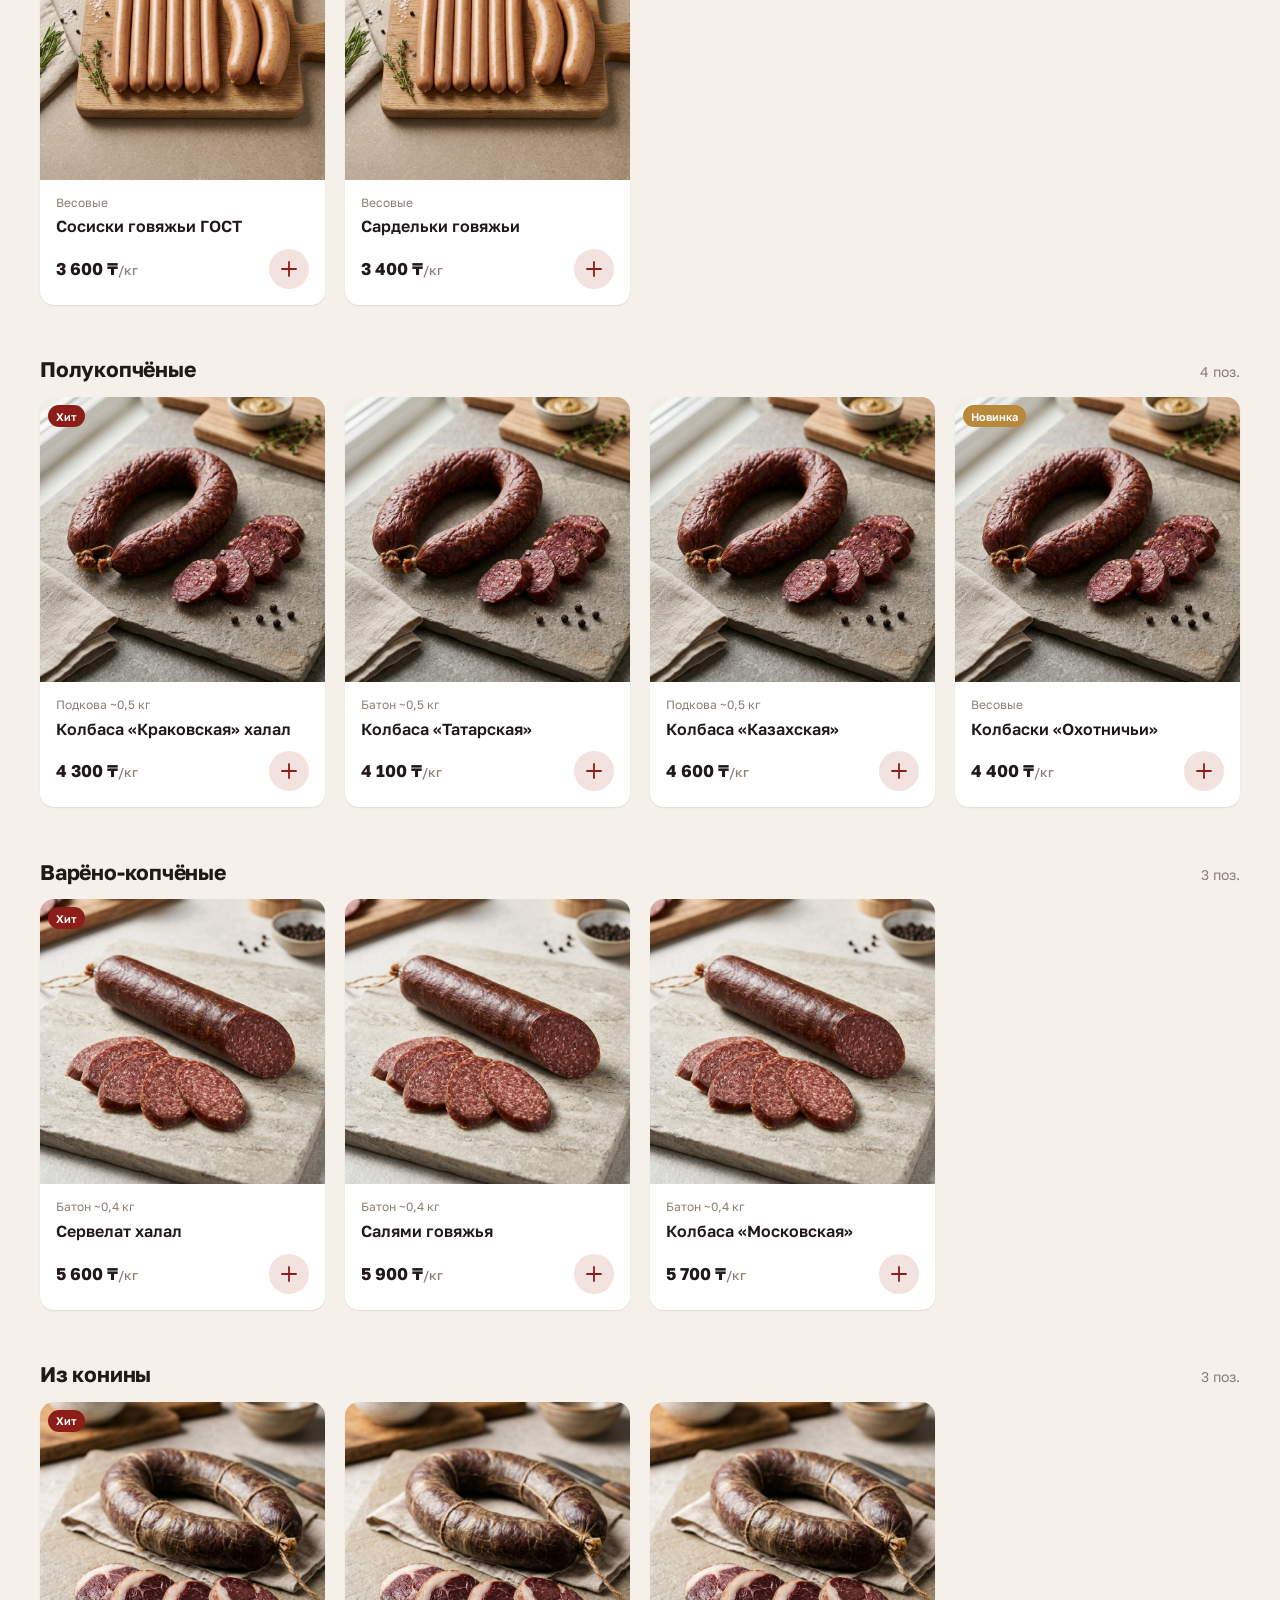
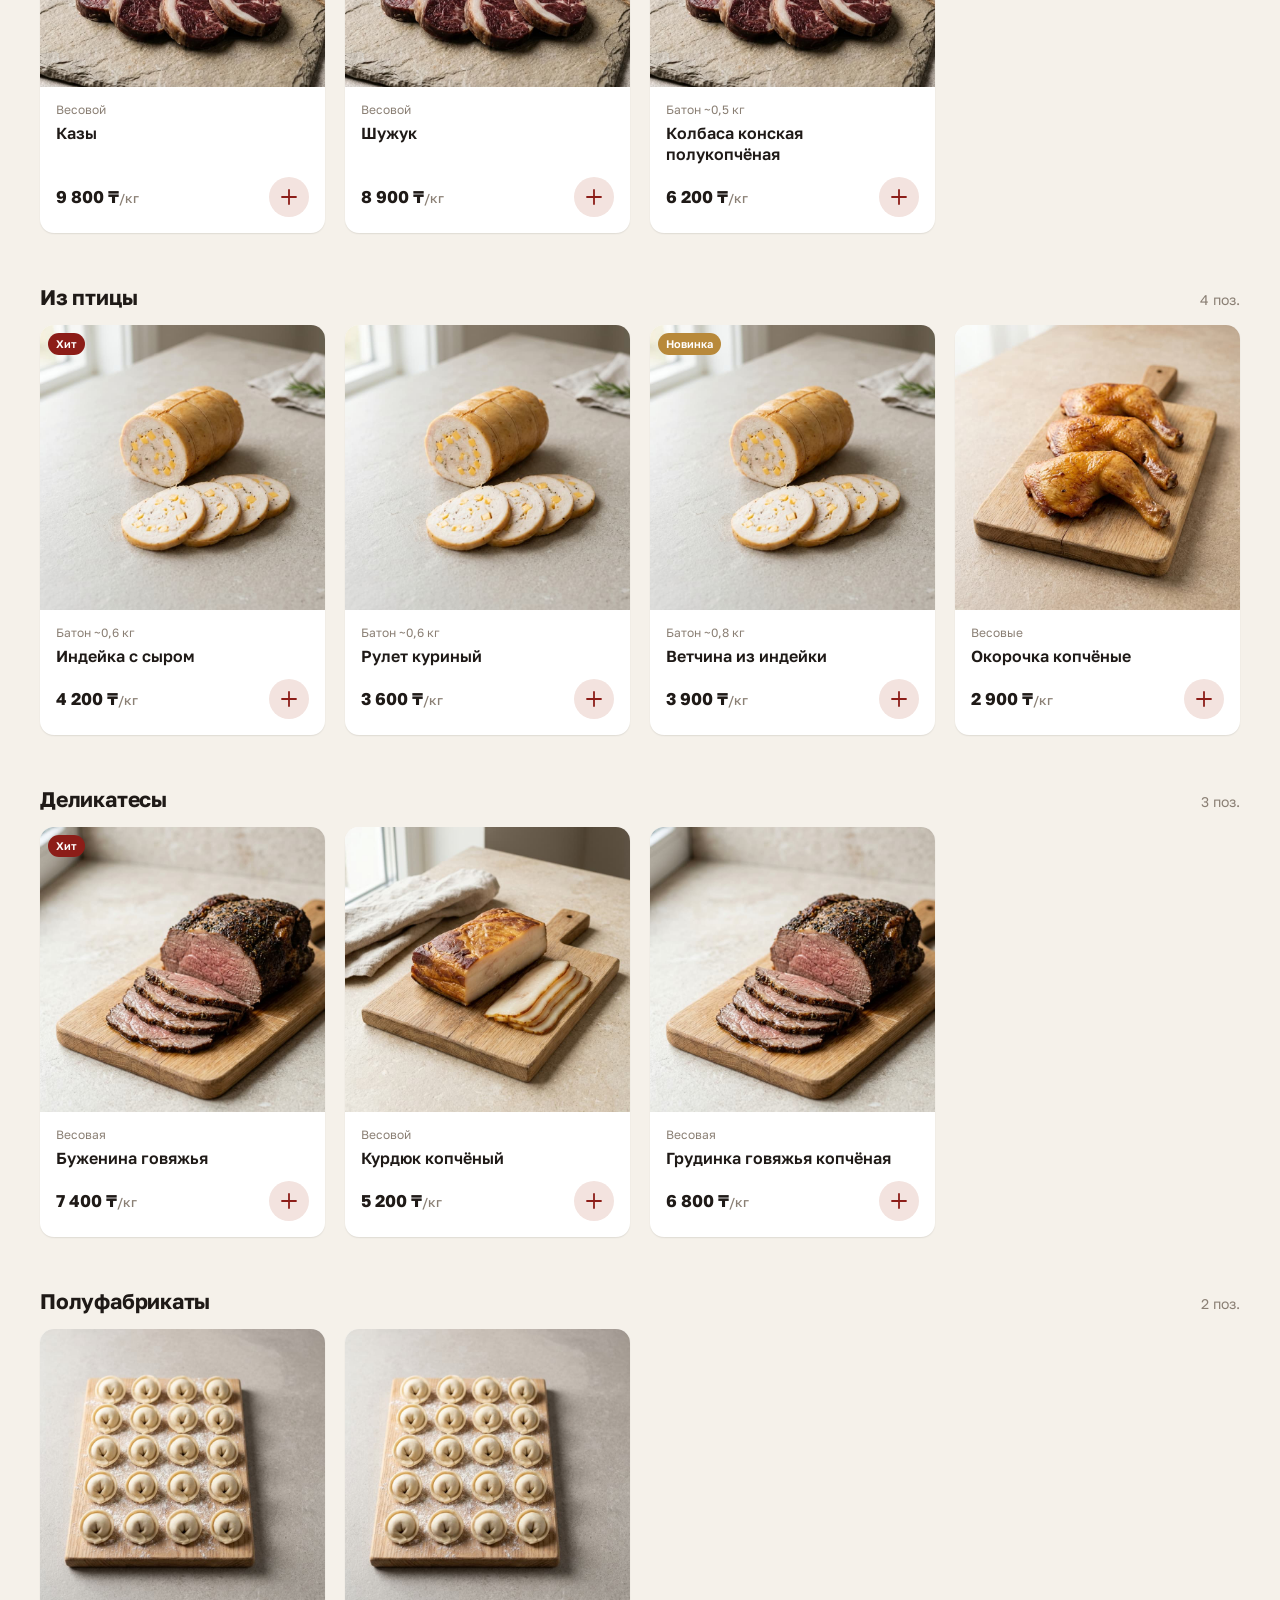
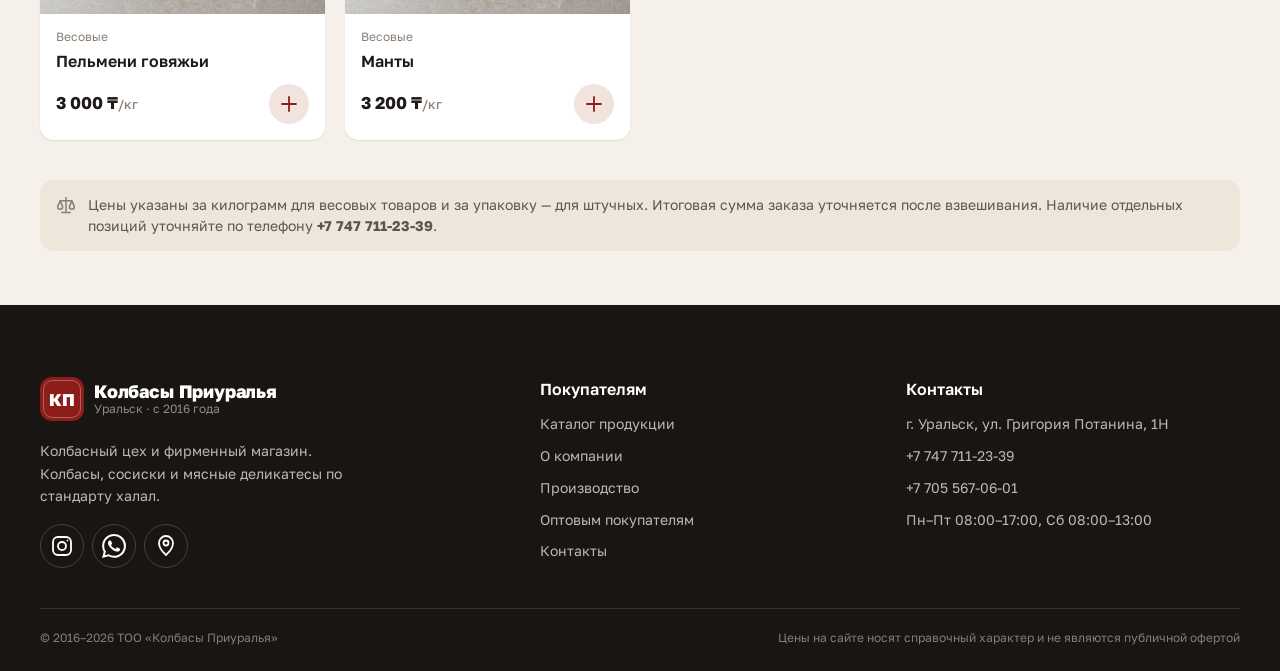
<file: catalog.html>
<!doctype html>
<html lang="ru">
<head>
  <meta charset="utf-8">
  <meta name="viewport" content="width=device-width, initial-scale=1, viewport-fit=cover">
  <title>Каталог продукции — Колбасы Приуралья</title>
  <meta name="description" content="Каталог колбас, сосисок, казы и мясных деликатесов халал от производителя в Уральске. Цены, фасовка, заказ через WhatsApp.">
  <meta name="theme-color" content="#ffffff">
  <meta property="og:type" content="website">
  <meta property="og:locale" content="ru_RU">
  <meta property="og:title" content="Каталог продукции — Колбасы Приуралья">
  <meta property="og:description" content="Каталог колбас, сосисок, казы и мясных деликатесов халал от производителя в Уральске. Цены, фасовка, заказ через WhatsApp.">
  <meta property="og:image" content="assets/img/hero.jpg">
  <link rel="icon" href="assets/favicon.svg" type="image/svg+xml">
  <link rel="apple-touch-icon" href="assets/icons/icon-180.png">
  <link rel="manifest" href="manifest.webmanifest">
  <meta name="mobile-web-app-capable" content="yes">
  <meta name="apple-mobile-web-app-capable" content="yes">
  <meta name="apple-mobile-web-app-title" content="Колбасы Приуралья">
  <meta name="apple-mobile-web-app-status-bar-style" content="default">
  <link rel="preconnect" href="https://fonts.googleapis.com">
  <link rel="preconnect" href="https://fonts.gstatic.com" crossorigin>
  <link rel="stylesheet" href="https://fonts.googleapis.com/css2?family=Golos+Text:wght@400;500;600;700;800&amp;display=swap">
  <link rel="stylesheet" href="css/styles.css">
</head>
<body data-page="catalog">
  <script src="js/icons.js"></script>
  <a class="skip-link" href="#main">Перейти к содержимому</a>

  <div class="topbar">
    <div class="container topbar__inner">
      <span class="topbar__item"><svg class="icon" aria-hidden="true"><use href="#i-pin"/></svg>Уральск, ул. Григория Потанина, 1Н</span>
      <span class="topbar__item"><svg class="icon" aria-hidden="true"><use href="#i-clock"/></svg>Пн–Пт 08:00–17:00, Сб 08:00–13:00</span>
      <span class="topbar__spacer"></span>
      <a class="topbar__item" href="https://www.instagram.com/kolbasy_priuralya/" target="_blank" rel="noopener"><svg class="icon" aria-hidden="true"><use href="#i-instagram"/></svg>@kolbasy_priuralya</a>
      <a class="topbar__item" href="https://wa.me/77477112339" target="_blank" rel="noopener"><svg class="icon" aria-hidden="true"><use href="#i-whatsapp"/></svg>WhatsApp</a>
    </div>
  </div>

  <header class="header">
    <div class="container header__inner">
      <a class="logo" href="index.html" aria-label="Колбасы Приуралья — на главную">
        <svg class="logo__mark" viewBox="0 0 44 44" aria-hidden="true"><rect width="44" height="44" rx="12" fill="#8c1d18"/><rect x="3.5" y="3.5" width="37" height="37" rx="9" fill="none" stroke="#fff" stroke-opacity=".3"/><text x="22" y="28.5" text-anchor="middle" font-family="Golos Text, Arial, sans-serif" font-weight="800" font-size="17" fill="#fff">КП</text></svg>
        <span class="logo__text"><span class="logo__name">Колбасы Приуралья</span><span class="logo__sub">Уральск · с 2016 года</span></span>
      </a>
      <nav class="header__nav" aria-label="Основное меню">
        <ul class="nav" role="list">
          <li><a class="nav__link" href="catalog.html" aria-current="page">Каталог</a></li>
          <li><a class="nav__link" href="about.html">О компании</a></li>
          <li><a class="nav__link" href="about.html#production">Производство</a></li>
          <li><a class="nav__link" href="contacts.html#wholesale">Оптовикам</a></li>
          <li><a class="nav__link" href="contacts.html">Контакты</a></li>
        </ul>
      </nav>
      <div class="header__actions">
        <div class="header__phone"><a href="tel:+77477112339">+7 747 711-23-39</a><span>Пн–Сб, звоните с 08:00</span></div>
        <a class="icon-btn header__search" href="catalog.html#search" aria-label="Поиск по каталогу"><svg class="icon" aria-hidden="true"><use href="#i-search"/></svg></a>
        <a class="icon-btn header__call" href="tel:+77477112339" aria-label="Позвонить"><svg class="icon" aria-hidden="true"><use href="#i-phone"/></svg></a>
        <button type="button" class="btn btn--dark btn--sm header__cart-btn" data-cart-open data-cart-label aria-label="Корзина"><svg class="icon icon--sm" aria-hidden="true"><use href="#i-bag"/></svg>Корзина<span class="badge-count" data-cart-count></span></button>
      </div>
    </div>
  </header>

  <main id="main">
    <div class="container page-head">
      <nav class="page-head__crumbs" aria-label="Хлебные крошки"><a href="index.html">Главная</a> / <span aria-current="page">Каталог</span></nav>
      <h1 class="h2" data-catalog-title>Каталог продукции</h1>
      <p class="lead">Колбасы, сосиски, казы и деликатесы собственного производства. Добавьте товары в корзину — заказ придёт нам в WhatsApp, мы перезвоним и подтвердим.</p>
    </div>

    <div data-toolbar-sentinel aria-hidden="true"></div>
    <div class="toolbar">
      <div class="container">
        <div class="toolbar__row">
          <label class="search">
            <span class="visually-hidden">Поиск по каталогу</span>
            <svg class="icon" aria-hidden="true"><use href="#i-search"/></svg>
            <input type="search" id="search" placeholder="Поиск: казы, сервелат, сосиски…" autocomplete="off" enterkeyhint="search" data-search>
            <button type="button" class="search__clear" data-search-clear aria-label="Очистить поиск" hidden><svg class="icon icon--sm" aria-hidden="true"><use href="#i-x"/></svg></button>
          </label>
          <label class="visually-hidden" for="sort">Сортировка</label>
          <select class="select" id="sort" data-sort>
            <option value="default">По категориям</option>
            <option value="price-asc">Сначала дешевле</option>
            <option value="price-desc">Сначала дороже</option>
            <option value="name">По названию</option>
          </select>
        </div>
        <div class="chips" data-chips role="group" aria-label="Категории"></div>
      </div>
    </div>

    <section class="section section--tight" style="padding-top: 8px" aria-label="Товары">
      <div class="container">
        <p class="result-info" data-result-info aria-live="polite"></p>
        <div data-catalog></div>
        <div class="note" style="margin-top: 40px">
          <svg class="icon" aria-hidden="true"><use href="#i-scale"/></svg>
          <span>Цены указаны за килограмм для весовых товаров и за упаковку — для штучных. Итоговая сумма заказа уточняется после взвешивания. Наличие отдельных позиций уточняйте по телефону <a href="tel:+77477112339" class="nowrap"><b>+7 747 711-23-39</b></a>.</span>
        </div>
      </div>
    </section>
  </main>

  <footer class="footer">
    <div class="container">
      <div class="footer__grid">
        <div>
          <a class="logo" href="index.html" aria-label="Колбасы Приуралья — на главную">
            <svg class="logo__mark" viewBox="0 0 44 44" aria-hidden="true"><rect width="44" height="44" rx="12" fill="#8c1d18"/><rect x="3.5" y="3.5" width="37" height="37" rx="9" fill="none" stroke="#fff" stroke-opacity=".3"/><text x="22" y="28.5" text-anchor="middle" font-family="Golos Text, Arial, sans-serif" font-weight="800" font-size="17" fill="#fff">КП</text></svg>
            <span class="logo__text"><span class="logo__name">Колбасы Приуралья</span><span class="logo__sub">Уральск · с 2016 года</span></span>
          </a>
          <p class="footer__about">Колбасный цех и фирменный магазин. Колбасы, сосиски и мясные деликатесы по стандарту халал.</p>
          <div class="footer__social">
            <a href="https://www.instagram.com/kolbasy_priuralya/" target="_blank" rel="noopener" aria-label="Instagram"><svg class="icon" aria-hidden="true"><use href="#i-instagram"/></svg></a>
            <a href="https://wa.me/77477112339" target="_blank" rel="noopener" aria-label="WhatsApp"><svg class="icon" aria-hidden="true"><use href="#i-whatsapp"/></svg></a>
            <a href="https://2gis.kz/uralsk/firm/70000001076541529" target="_blank" rel="noopener" aria-label="Мы в 2ГИС"><svg class="icon" aria-hidden="true"><use href="#i-pin"/></svg></a>
          </div>
        </div>
        <div>
          <p class="footer__title">Покупателям</p>
          <ul class="footer__links" role="list">
            <li><a href="catalog.html">Каталог продукции</a></li>
            <li><a href="about.html">О компании</a></li>
            <li><a href="about.html#production">Производство</a></li>
            <li><a href="contacts.html#wholesale">Оптовым покупателям</a></li>
            <li><a href="contacts.html">Контакты</a></li>
          </ul>
        </div>
        <div>
          <p class="footer__title">Контакты</p>
          <ul class="footer__links" role="list">
            <li>г. Уральск, ул. Григория Потанина, 1Н</li>
            <li><a href="tel:+77477112339">+7 747 711-23-39</a></li>
            <li><a href="tel:+77055670601">+7 705 567-06-01</a></li>
            <li>Пн–Пт 08:00–17:00, Сб 08:00–13:00</li>
          </ul>
        </div>
      </div>
      <div class="footer__bottom">
        <span>© 2016–<span data-year>2026</span> ТОО «Колбасы Приуралья»</span>
        <span>Цены на сайте носят справочный характер и не являются публичной офертой</span>
      </div>
    </div>
  </footer>

  <nav class="tabbar" aria-label="Навигация">
    <a class="tabbar__item" href="index.html"><span class="tabbar__icon"><svg class="icon" aria-hidden="true"><use href="#i-home"/></svg></span>Главная</a>
    <a class="tabbar__item" href="catalog.html" aria-current="page"><span class="tabbar__icon"><svg class="icon" aria-hidden="true"><use href="#i-grid"/></svg></span>Каталог</a>
    <button type="button" class="tabbar__item" data-cart-open data-cart-label aria-label="Корзина"><span class="tabbar__icon"><svg class="icon" aria-hidden="true"><use href="#i-bag"/></svg><span class="badge-count" data-cart-count></span></span>Корзина</button>
    <a class="tabbar__item" href="about.html"><span class="tabbar__icon"><svg class="icon" aria-hidden="true"><use href="#i-factory"/></svg></span>О нас</a>
    <a class="tabbar__item" href="contacts.html"><span class="tabbar__icon"><svg class="icon" aria-hidden="true"><use href="#i-pin"/></svg></span>Контакты</a>
  </nav>

  <script src="js/data.js"></script>
  <script src="js/app.js"></script>
</body>
</html>
</file>
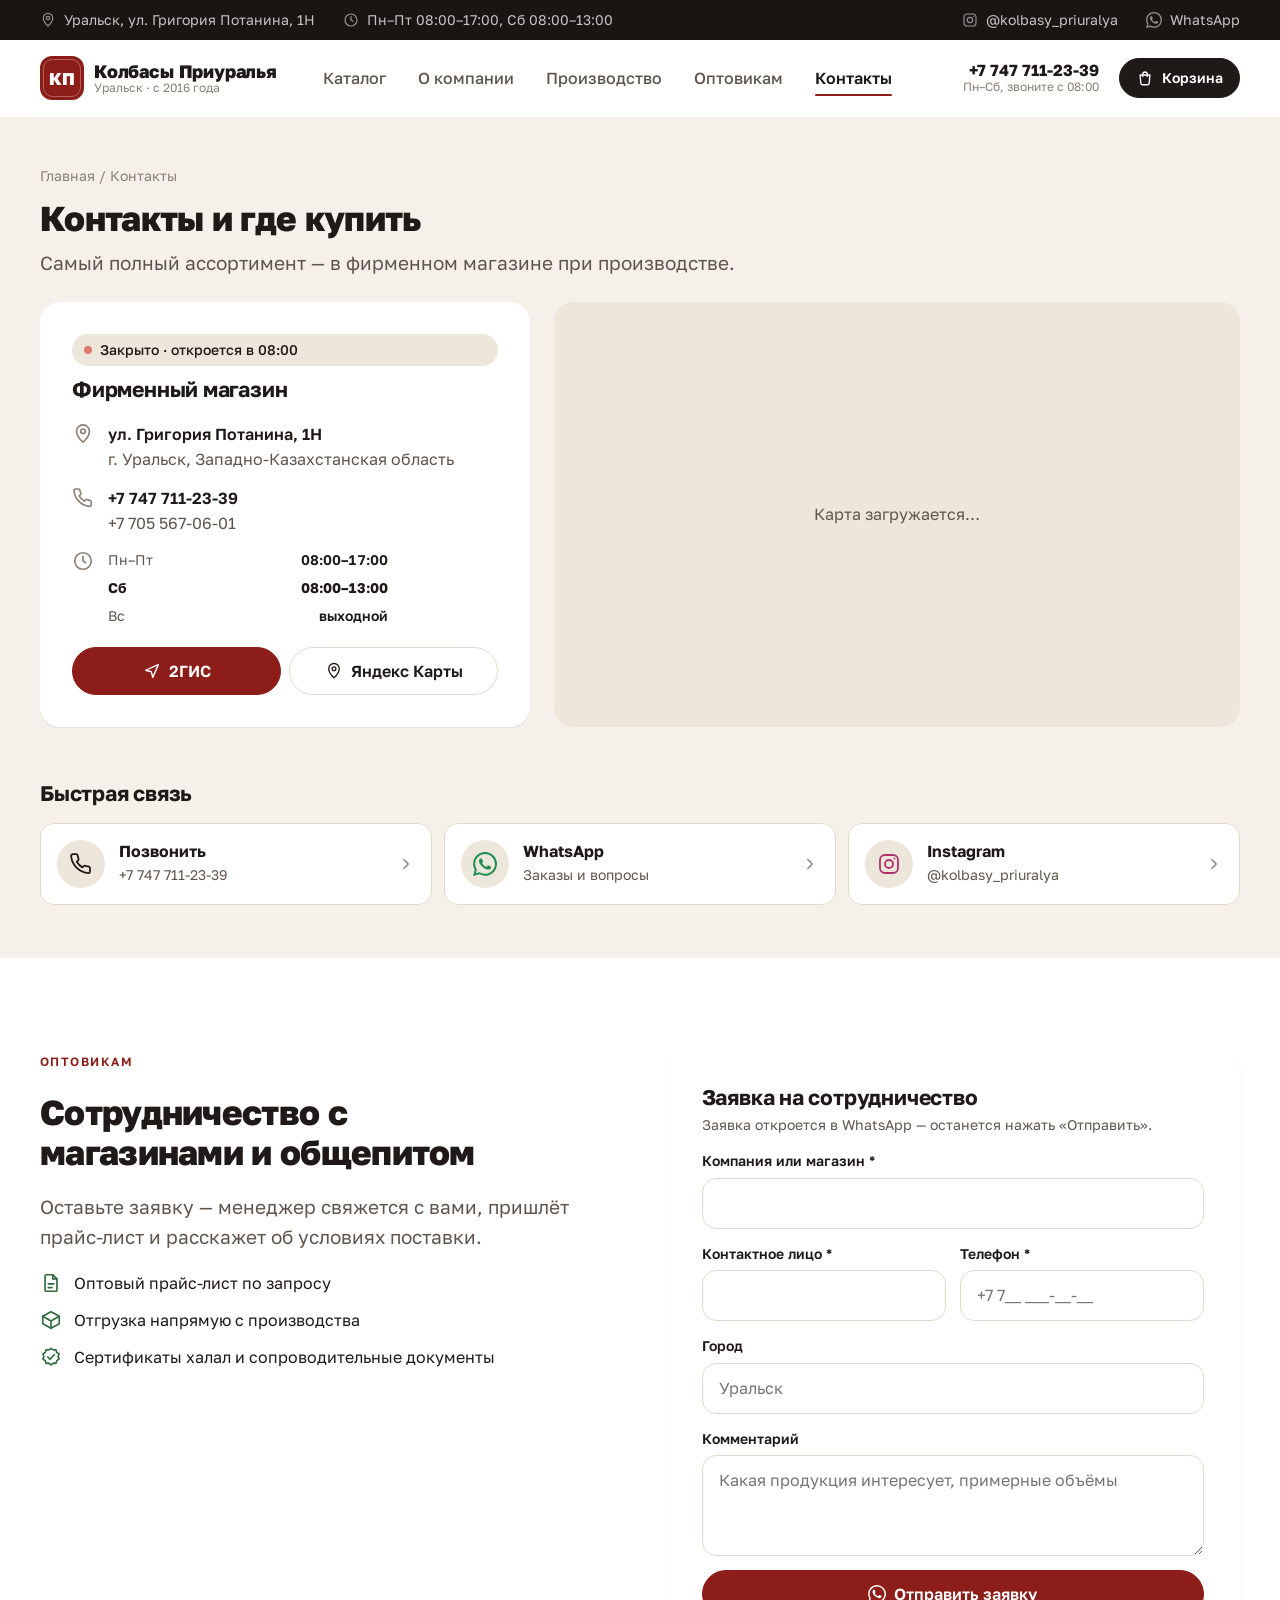
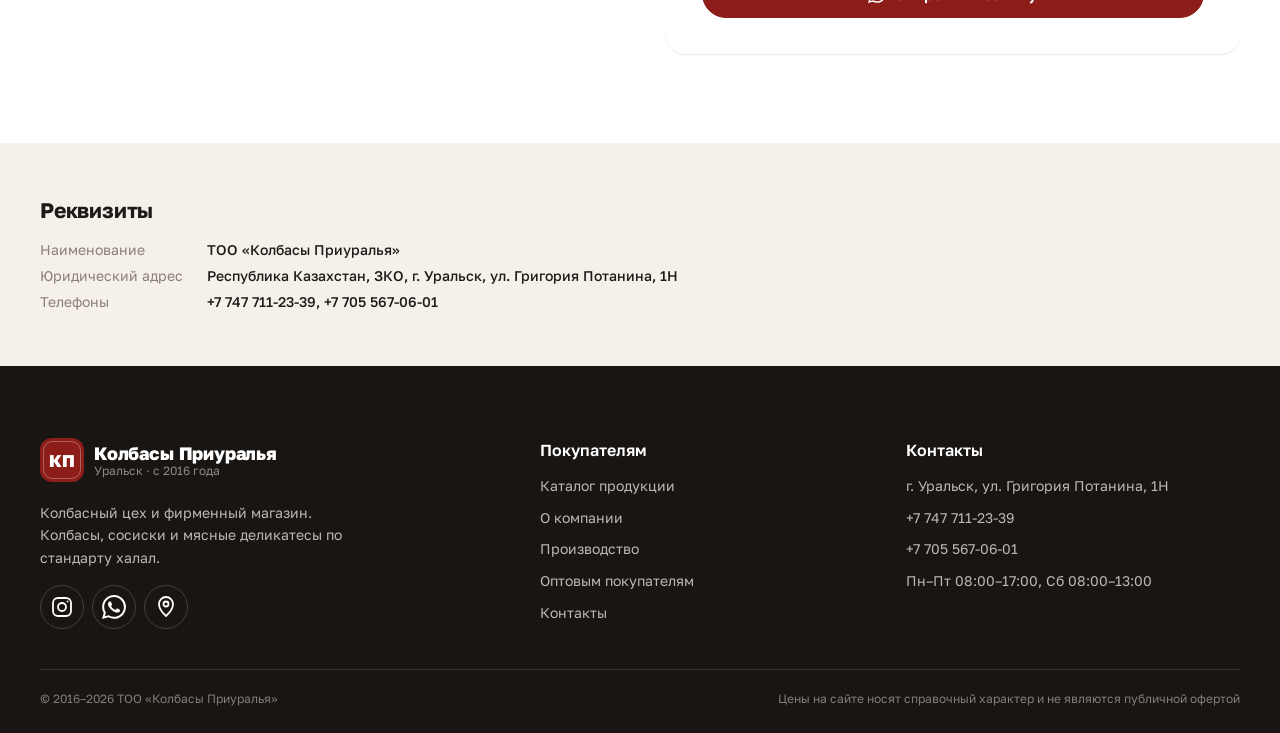
<file: contacts.html>
<!doctype html>
<html lang="ru">
<head>
  <meta charset="utf-8">
  <meta name="viewport" content="width=device-width, initial-scale=1, viewport-fit=cover">
  <title>Контакты и где купить — Колбасы Приуралья</title>
  <meta name="description" content="Фирменный магазин «Колбасы Приуралья»: Уральск, ул. Григория Потанина, 1Н. Телефоны, режим работы, карта, заявка для оптовиков.">
  <meta name="theme-color" content="#ffffff">
  <meta property="og:type" content="website">
  <meta property="og:locale" content="ru_RU">
  <meta property="og:title" content="Контакты и где купить — Колбасы Приуралья">
  <meta property="og:description" content="Фирменный магазин «Колбасы Приуралья»: Уральск, ул. Григория Потанина, 1Н. Телефоны, режим работы, карта, заявка для оптовиков.">
  <meta property="og:image" content="assets/img/hero.jpg">
  <link rel="icon" href="assets/favicon.svg" type="image/svg+xml">
  <link rel="apple-touch-icon" href="assets/icons/icon-180.png">
  <link rel="manifest" href="manifest.webmanifest">
  <meta name="mobile-web-app-capable" content="yes">
  <meta name="apple-mobile-web-app-capable" content="yes">
  <meta name="apple-mobile-web-app-title" content="Колбасы Приуралья">
  <meta name="apple-mobile-web-app-status-bar-style" content="default">
  <link rel="preconnect" href="https://fonts.googleapis.com">
  <link rel="preconnect" href="https://fonts.gstatic.com" crossorigin>
  <link rel="stylesheet" href="https://fonts.googleapis.com/css2?family=Golos+Text:wght@400;500;600;700;800&amp;display=swap">
  <link rel="stylesheet" href="css/styles.css">
</head>
<body data-page="contacts">
  <script src="js/icons.js"></script>
  <a class="skip-link" href="#main">Перейти к содержимому</a>

  <div class="topbar">
    <div class="container topbar__inner">
      <span class="topbar__item"><svg class="icon" aria-hidden="true"><use href="#i-pin"/></svg>Уральск, ул. Григория Потанина, 1Н</span>
      <span class="topbar__item"><svg class="icon" aria-hidden="true"><use href="#i-clock"/></svg>Пн–Пт 08:00–17:00, Сб 08:00–13:00</span>
      <span class="topbar__spacer"></span>
      <a class="topbar__item" href="https://www.instagram.com/kolbasy_priuralya/" target="_blank" rel="noopener"><svg class="icon" aria-hidden="true"><use href="#i-instagram"/></svg>@kolbasy_priuralya</a>
      <a class="topbar__item" href="https://wa.me/77477112339" target="_blank" rel="noopener"><svg class="icon" aria-hidden="true"><use href="#i-whatsapp"/></svg>WhatsApp</a>
    </div>
  </div>

  <header class="header">
    <div class="container header__inner">
      <a class="logo" href="index.html" aria-label="Колбасы Приуралья — на главную">
        <svg class="logo__mark" viewBox="0 0 44 44" aria-hidden="true"><rect width="44" height="44" rx="12" fill="#8c1d18"/><rect x="3.5" y="3.5" width="37" height="37" rx="9" fill="none" stroke="#fff" stroke-opacity=".3"/><text x="22" y="28.5" text-anchor="middle" font-family="Golos Text, Arial, sans-serif" font-weight="800" font-size="17" fill="#fff">КП</text></svg>
        <span class="logo__text"><span class="logo__name">Колбасы Приуралья</span><span class="logo__sub">Уральск · с 2016 года</span></span>
      </a>
      <nav class="header__nav" aria-label="Основное меню">
        <ul class="nav" role="list">
          <li><a class="nav__link" href="catalog.html">Каталог</a></li>
          <li><a class="nav__link" href="about.html">О компании</a></li>
          <li><a class="nav__link" href="about.html#production">Производство</a></li>
          <li><a class="nav__link" href="contacts.html#wholesale">Оптовикам</a></li>
          <li><a class="nav__link" href="contacts.html" aria-current="page">Контакты</a></li>
        </ul>
      </nav>
      <div class="header__actions">
        <div class="header__phone"><a href="tel:+77477112339">+7 747 711-23-39</a><span>Пн–Сб, звоните с 08:00</span></div>
        <a class="icon-btn header__search" href="catalog.html#search" aria-label="Поиск по каталогу"><svg class="icon" aria-hidden="true"><use href="#i-search"/></svg></a>
        <a class="icon-btn header__call" href="tel:+77477112339" aria-label="Позвонить"><svg class="icon" aria-hidden="true"><use href="#i-phone"/></svg></a>
        <button type="button" class="btn btn--dark btn--sm header__cart-btn" data-cart-open data-cart-label aria-label="Корзина"><svg class="icon icon--sm" aria-hidden="true"><use href="#i-bag"/></svg>Корзина<span class="badge-count" data-cart-count></span></button>
      </div>
    </div>
  </header>

  <main id="main">
    <div class="container page-head">
      <nav class="page-head__crumbs" aria-label="Хлебные крошки"><a href="index.html">Главная</a> / <span aria-current="page">Контакты</span></nav>
      <h1 class="h2">Контакты и где купить</h1>
      <p class="lead">Самый полный ассортимент — в фирменном магазине при производстве.</p>
    </div>

    <section class="container" aria-label="Фирменный магазин">
      <div class="store">
        <div class="store__card">
          <div class="store__head">
            <span class="status status--light" data-status>Режим работы</span>
            <h2 class="h3">Фирменный магазин</h2>
          </div>
          <ul class="info-list" role="list">
            <li><svg class="icon" aria-hidden="true"><use href="#i-pin"/></svg><div><strong>ул. Григория Потанина, 1Н</strong><span class="muted">г. Уральск, Западно-Казахстанская область</span></div></li>
            <li><svg class="icon" aria-hidden="true"><use href="#i-phone"/></svg><div><a href="tel:+77477112339"><strong>+7 747 711-23-39</strong></a><a href="tel:+77055670601" class="muted">+7 705 567-06-01</a></div></li>
            <li><svg class="icon" aria-hidden="true"><use href="#i-clock"/></svg><dl class="hours" data-hours><dt>Пн–Пт</dt><dd>08:00–17:00</dd><dt>Сб</dt><dd>08:00–13:00</dd><dt>Вс</dt><dd>выходной</dd></dl></li>
          </ul>
          <div class="store__actions">
            <a class="btn btn--primary" href="https://2gis.kz/uralsk/firm/70000001076541529" target="_blank" rel="noopener"><svg class="icon icon--sm" aria-hidden="true"><use href="#i-route"/></svg>2ГИС</a>
            <a class="btn" href="https://yandex.kz/maps/?pt=51.400602,51.232635&amp;z=17&amp;l=map" target="_blank" rel="noopener"><svg class="icon icon--sm" aria-hidden="true"><use href="#i-pin"/></svg>Яндекс Карты</a>
          </div>
        </div>
        <div class="map">
          <div class="map__fallback">Карта загружается…</div>
          <iframe src="https://yandex.ru/map-widget/v1/?ll=51.400602%2C51.232635&amp;z=16&amp;pt=51.400602%2C51.232635%2Cpm2rdm" title="Фирменный магазин «Колбасы Приуралья» на карте" loading="lazy" allowfullscreen referrerpolicy="no-referrer-when-downgrade"></iframe>
        </div>
      </div>
    </section>

    <section class="section section--tight" aria-labelledby="contact-title">
      <div class="container">
        <h2 class="h3" id="contact-title" style="margin-bottom: 16px">Быстрая связь</h2>
        <div class="contact-cards">
          <a class="contact-card" href="tel:+77477112339">
            <span class="contact-card__icon"><svg class="icon" aria-hidden="true"><use href="#i-phone"/></svg></span>
            <span><span class="contact-card__title" style="display:block">Позвонить</span><span class="contact-card__text">+7 747 711-23-39</span></span>
            <svg class="icon icon--sm" aria-hidden="true"><use href="#i-chevron-right"/></svg>
          </a>
          <a class="contact-card" href="https://wa.me/77477112339" target="_blank" rel="noopener">
            <span class="contact-card__icon" style="color:#1f8f4e"><svg class="icon" aria-hidden="true"><use href="#i-whatsapp"/></svg></span>
            <span><span class="contact-card__title" style="display:block">WhatsApp</span><span class="contact-card__text">Заказы и вопросы</span></span>
            <svg class="icon icon--sm" aria-hidden="true"><use href="#i-chevron-right"/></svg>
          </a>
          <a class="contact-card" href="https://www.instagram.com/kolbasy_priuralya/" target="_blank" rel="noopener">
            <span class="contact-card__icon" style="color:#b0306a"><svg class="icon" aria-hidden="true"><use href="#i-instagram"/></svg></span>
            <span><span class="contact-card__title" style="display:block">Instagram</span><span class="contact-card__text">@kolbasy_priuralya</span></span>
            <svg class="icon icon--sm" aria-hidden="true"><use href="#i-chevron-right"/></svg>
          </a>
        </div>
      </div>
    </section>

    <section class="section section--white" id="wholesale" aria-labelledby="wholesale-title">
      <div class="container split" style="align-items: start">
        <div class="stack">
          <span class="eyebrow">Оптовикам</span>
          <h2 class="h2" id="wholesale-title">Сотрудничество с магазинами и общепитом</h2>
          <p class="lead">Оставьте заявку — менеджер свяжется с вами, пришлёт прайс-лист и расскажет об условиях поставки.</p>
          <ul class="checklist" role="list">
            <li><svg class="icon" aria-hidden="true"><use href="#i-doc"/></svg><span>Оптовый прайс-лист по запросу</span></li>
            <li><svg class="icon" aria-hidden="true"><use href="#i-box"/></svg><span>Отгрузка напрямую с производства</span></li>
            <li><svg class="icon" aria-hidden="true"><use href="#i-seal"/></svg><span>Сертификаты халал и сопроводительные документы</span></li>
          </ul>
        </div>
        <form class="form-card form" data-wholesale-form novalidate>
          <div>
            <h3 class="h3">Заявка на сотрудничество</h3>
            <p class="muted" style="font-size: var(--fs-sm)">Заявка откроется в WhatsApp — останется нажать «Отправить».</p>
          </div>
          <div class="field"><label for="w-company">Компания или магазин *</label><input class="input" id="w-company" name="company" autocomplete="organization" required></div>
          <div class="form-row">
            <div class="field"><label for="w-name">Контактное лицо *</label><input class="input" id="w-name" name="name" autocomplete="name" required></div>
            <div class="field"><label for="w-phone">Телефон *</label><input class="input" id="w-phone" name="phone" type="tel" inputmode="tel" autocomplete="tel" placeholder="+7 7__ ___-__-__" required></div>
          </div>
          <div class="field"><label for="w-city">Город</label><input class="input" id="w-city" name="city" autocomplete="address-level2" placeholder="Уральск"></div>
          <div class="field"><label for="w-message">Комментарий</label><textarea class="textarea" id="w-message" name="message" rows="3" placeholder="Какая продукция интересует, примерные объёмы"></textarea></div>
          <button type="submit" class="btn btn--primary btn--block"><svg class="icon icon--sm" aria-hidden="true"><use href="#i-whatsapp"/></svg>Отправить заявку</button>
        </form>
      </div>
    </section>

    <section class="section section--tight" aria-labelledby="req-title">
      <div class="container">
        <h2 class="h3" id="req-title" style="margin-bottom: 16px">Реквизиты</h2>
        <dl class="requisites">
          <dt>Наименование</dt><dd>ТОО «Колбасы Приуралья»</dd>
          <dt>Юридический адрес</dt><dd>Республика Казахстан, ЗКО, г. Уральск, ул. Григория Потанина, 1Н</dd>
          <dt>Телефоны</dt><dd>+7 747 711-23-39, +7 705 567-06-01</dd>
        </dl>
      </div>
    </section>
  </main>

  <footer class="footer">
    <div class="container">
      <div class="footer__grid">
        <div>
          <a class="logo" href="index.html" aria-label="Колбасы Приуралья — на главную">
            <svg class="logo__mark" viewBox="0 0 44 44" aria-hidden="true"><rect width="44" height="44" rx="12" fill="#8c1d18"/><rect x="3.5" y="3.5" width="37" height="37" rx="9" fill="none" stroke="#fff" stroke-opacity=".3"/><text x="22" y="28.5" text-anchor="middle" font-family="Golos Text, Arial, sans-serif" font-weight="800" font-size="17" fill="#fff">КП</text></svg>
            <span class="logo__text"><span class="logo__name">Колбасы Приуралья</span><span class="logo__sub">Уральск · с 2016 года</span></span>
          </a>
          <p class="footer__about">Колбасный цех и фирменный магазин. Колбасы, сосиски и мясные деликатесы по стандарту халал.</p>
          <div class="footer__social">
            <a href="https://www.instagram.com/kolbasy_priuralya/" target="_blank" rel="noopener" aria-label="Instagram"><svg class="icon" aria-hidden="true"><use href="#i-instagram"/></svg></a>
            <a href="https://wa.me/77477112339" target="_blank" rel="noopener" aria-label="WhatsApp"><svg class="icon" aria-hidden="true"><use href="#i-whatsapp"/></svg></a>
            <a href="https://2gis.kz/uralsk/firm/70000001076541529" target="_blank" rel="noopener" aria-label="Мы в 2ГИС"><svg class="icon" aria-hidden="true"><use href="#i-pin"/></svg></a>
          </div>
        </div>
        <div>
          <p class="footer__title">Покупателям</p>
          <ul class="footer__links" role="list">
            <li><a href="catalog.html">Каталог продукции</a></li>
            <li><a href="about.html">О компании</a></li>
            <li><a href="about.html#production">Производство</a></li>
            <li><a href="contacts.html#wholesale">Оптовым покупателям</a></li>
            <li><a href="contacts.html">Контакты</a></li>
          </ul>
        </div>
        <div>
          <p class="footer__title">Контакты</p>
          <ul class="footer__links" role="list">
            <li>г. Уральск, ул. Григория Потанина, 1Н</li>
            <li><a href="tel:+77477112339">+7 747 711-23-39</a></li>
            <li><a href="tel:+77055670601">+7 705 567-06-01</a></li>
            <li>Пн–Пт 08:00–17:00, Сб 08:00–13:00</li>
          </ul>
        </div>
      </div>
      <div class="footer__bottom">
        <span>© 2016–<span data-year>2026</span> ТОО «Колбасы Приуралья»</span>
        <span>Цены на сайте носят справочный характер и не являются публичной офертой</span>
      </div>
    </div>
  </footer>

  <nav class="tabbar" aria-label="Навигация">
    <a class="tabbar__item" href="index.html"><span class="tabbar__icon"><svg class="icon" aria-hidden="true"><use href="#i-home"/></svg></span>Главная</a>
    <a class="tabbar__item" href="catalog.html"><span class="tabbar__icon"><svg class="icon" aria-hidden="true"><use href="#i-grid"/></svg></span>Каталог</a>
    <button type="button" class="tabbar__item" data-cart-open data-cart-label aria-label="Корзина"><span class="tabbar__icon"><svg class="icon" aria-hidden="true"><use href="#i-bag"/></svg><span class="badge-count" data-cart-count></span></span>Корзина</button>
    <a class="tabbar__item" href="about.html"><span class="tabbar__icon"><svg class="icon" aria-hidden="true"><use href="#i-factory"/></svg></span>О нас</a>
    <a class="tabbar__item" href="contacts.html" aria-current="page"><span class="tabbar__icon"><svg class="icon" aria-hidden="true"><use href="#i-pin"/></svg></span>Контакты</a>
  </nav>

  <script src="js/data.js"></script>
  <script src="js/app.js"></script>
</body>
</html>
</file>
<file: css/styles.css>
/* ==========================================================================
   Колбасы Приуралья — стили
   Mobile-first. Брейкпоинты: 600 / 768 / 1024 / 1280
   ========================================================================== */

/* ---------- Токены ---------- */
:root {
  --c-bg: #f5f1ea;
  --c-surface: #ffffff;
  --c-surface-2: #ede6db;
  --c-ink: #1f1a17;
  --c-ink-2: #5f554c;
  --c-ink-3: #8a7f74;
  --c-line: #e3dacd;
  --c-brand: #8c1d18;
  --c-brand-hover: #731611;
  --c-brand-soft: #f3e3df;
  --c-gold: #b8893a;
  --c-green: #2e6a3e;
  --c-green-soft: #e3efe4;
  --c-dark: #191512;

  --font: "Golos Text", system-ui, -apple-system, "Segoe UI", Roboto, sans-serif;

  --fs-xs: 0.75rem;
  --fs-sm: 0.875rem;
  --fs-md: 1rem;
  --fs-lg: 1.125rem;
  --fs-h3: clamp(1.125rem, 1rem + 0.4vw, 1.375rem);
  --fs-h2: clamp(1.5rem, 1.2rem + 1.2vw, 2.25rem);
  --fs-h1: clamp(2rem, 1.4rem + 2.8vw, 3.75rem);

  --r-sm: 8px;
  --r-md: 14px;
  --r-lg: 20px;
  --r-xl: 28px;
  --r-pill: 999px;

  --gap: clamp(16px, 2vw, 24px);
  --pad-x: clamp(16px, 4vw, 40px);
  --section: clamp(48px, 7vw, 104px);
  --container: 1240px;

  --shadow-1: 0 1px 2px rgb(31 26 23 / 0.06), 0 1px 1px rgb(31 26 23 / 0.04);
  --shadow-2: 0 8px 24px rgb(31 26 23 / 0.08), 0 2px 6px rgb(31 26 23 / 0.05);
  --shadow-3: 0 24px 64px rgb(31 26 23 / 0.18);

  --appbar-h: 56px;
  --tabbar-h: 64px;
  --safe-b: env(safe-area-inset-bottom, 0px);
  --safe-t: env(safe-area-inset-top, 0px);

  --ease: cubic-bezier(0.2, 0.7, 0.2, 1);
  color-scheme: light;
}

/* ---------- Сброс ---------- */
*, *::before, *::after { box-sizing: border-box; }
html {
  -webkit-text-size-adjust: 100%;
  text-size-adjust: 100%;
  scroll-behavior: smooth;
  scroll-padding-top: calc(var(--appbar-h) + 16px);
}
body {
  margin: 0;
  font-family: var(--font);
  font-size: var(--fs-md);
  line-height: 1.55;
  color: var(--c-ink);
  background: var(--c-bg);
  -webkit-font-smoothing: antialiased;
  -webkit-tap-highlight-color: transparent;
  overflow-x: hidden;
}
img, svg, video, iframe { display: block; max-width: 100%; }
img { height: auto; }
h1, h2, h3, h4, p, ul, ol, figure, dl, dd { margin: 0; }
ul[role="list"], ol[role="list"] { list-style: none; padding: 0; }
a { color: inherit; text-decoration: none; }
button, input, select, textarea { font: inherit; color: inherit; }
button { cursor: pointer; background: none; border: 0; padding: 0; }
:focus-visible { outline: 2px solid var(--c-brand); outline-offset: 2px; border-radius: 4px; }
[hidden] { display: none !important; }

@media (prefers-reduced-motion: reduce) {
  html { scroll-behavior: auto; }
  *, *::before, *::after { animation-duration: 0.01ms !important; transition-duration: 0.01ms !important; }
}

/* Переходы между страницами (Chrome / Edge / Safari 18+) */
@view-transition { navigation: auto; }
::view-transition-old(root), ::view-transition-new(root) { animation-duration: 0.18s; }

/* ---------- Утилиты ---------- */
.container { width: 100%; max-width: calc(var(--container) + var(--pad-x) * 2); margin-inline: auto; padding-inline: var(--pad-x); }
.visually-hidden { position: absolute !important; width: 1px; height: 1px; padding: 0; margin: -1px; overflow: hidden; clip: rect(0 0 0 0); white-space: nowrap; border: 0; }
.skip-link { position: absolute; left: 12px; top: -48px; z-index: 100; padding: 10px 16px; background: var(--c-ink); color: #fff; border-radius: var(--r-sm); }
.skip-link:focus { top: 12px; }
.muted { color: var(--c-ink-2); }
.nowrap { white-space: nowrap; }

.icon { width: 24px; height: 24px; flex: none; fill: none; stroke: currentColor; stroke-width: 1.8; stroke-linecap: round; stroke-linejoin: round; }
.icon--sm { width: 18px; height: 18px; }
.icon--lg { width: 28px; height: 28px; }

/* ---------- Типографика ---------- */
.h1 { font-size: var(--fs-h1); line-height: 1.05; font-weight: 800; letter-spacing: -0.025em; text-wrap: balance; }
.h2 { font-size: var(--fs-h2); line-height: 1.15; font-weight: 800; letter-spacing: -0.02em; text-wrap: balance; }
.h3 { font-size: var(--fs-h3); line-height: 1.25; font-weight: 700; letter-spacing: -0.01em; }
.eyebrow { display: inline-block; font-size: var(--fs-xs); font-weight: 600; letter-spacing: 0.12em; text-transform: uppercase; color: var(--c-brand); }
.lead { font-size: clamp(1rem, 0.95rem + 0.3vw, 1.1875rem); color: var(--c-ink-2); max-width: 60ch; text-wrap: pretty; }
.prose p + p { margin-top: 1em; }
.prose p { max-width: 68ch; color: var(--c-ink-2); text-wrap: pretty; }

/* ---------- Кнопки ---------- */
.btn {
  --btn-bg: var(--c-surface);
  --btn-fg: var(--c-ink);
  --btn-bd: var(--c-line);
  display: inline-flex; align-items: center; justify-content: center; gap: 8px;
  min-height: 48px; padding: 0 22px;
  font-size: var(--fs-md); font-weight: 600; line-height: 1;
  color: var(--btn-fg); background: var(--btn-bg);
  border: 1px solid var(--btn-bd); border-radius: var(--r-pill);
  transition: background-color .15s var(--ease), border-color .15s var(--ease), transform .1s var(--ease);
  white-space: nowrap; user-select: none;
}
.btn:active { transform: scale(0.98); }
.btn--primary { --btn-bg: var(--c-brand); --btn-fg: #fff; --btn-bd: var(--c-brand); }
.btn--dark { --btn-bg: var(--c-ink); --btn-fg: #fff; --btn-bd: var(--c-ink); }
.btn--light { --btn-bg: #fff; --btn-fg: var(--c-ink); --btn-bd: #fff; }
.btn--outline-light { --btn-bg: transparent; --btn-fg: #fff; --btn-bd: rgb(255 255 255 / 0.45); }
.btn--ghost { --btn-bg: transparent; --btn-bd: transparent; padding-inline: 12px; }
.btn--sm { min-height: 40px; padding: 0 16px; font-size: var(--fs-sm); }
.btn--block { width: 100%; }
@media (hover: hover) {
  .btn:hover { --btn-bd: var(--c-ink-3); }
  .btn--primary:hover { --btn-bg: var(--c-brand-hover); --btn-bd: var(--c-brand-hover); }
  .btn--dark:hover { --btn-bg: #000; }
  .btn--light:hover { --btn-bg: var(--c-surface-2); --btn-bd: var(--c-surface-2); }
  .btn--outline-light:hover { --btn-bg: rgb(255 255 255 / 0.1); --btn-bd: #fff; }
  .btn--ghost:hover { --btn-bg: var(--c-surface-2); --btn-bd: transparent; }
}

.link-arrow { display: inline-flex; align-items: center; gap: 6px; font-weight: 600; color: var(--c-brand); white-space: nowrap; }
.link-arrow .icon { transition: transform .15s var(--ease); }
@media (hover: hover) { .link-arrow:hover .icon { transform: translateX(3px); } }

.icon-btn {
  position: relative; display: inline-grid; place-items: center;
  width: 44px; height: 44px; border-radius: var(--r-pill);
  transition: background-color .15s var(--ease);
}
@media (hover: hover) { .icon-btn:hover { background: var(--c-surface-2); } }

.badge-count {
  position: absolute; top: 2px; right: 0;
  min-width: 18px; height: 18px; padding: 0 5px;
  display: grid; place-items: center;
  font-size: 11px; font-weight: 700; line-height: 1;
  color: #fff; background: var(--c-brand); border: 2px solid var(--c-surface); border-radius: var(--r-pill);
}
.badge-count:empty, .badge-count[data-count="0"] { display: none; }

/* ---------- Шапка ---------- */
.topbar { display: none; background: var(--c-dark); color: rgb(255 255 255 / 0.75); font-size: var(--fs-sm); }
.topbar__inner { display: flex; align-items: center; gap: 28px; min-height: 40px; }
.topbar__item { display: inline-flex; align-items: center; gap: 8px; }
.topbar__item .icon { width: 16px; height: 16px; opacity: 0.7; }
.topbar__spacer { flex: 1; }
.topbar a:hover { color: #fff; }

.header {
  position: sticky; top: 0; z-index: 40;
  padding-top: var(--safe-t);
  background: rgb(255 255 255 / 0.94);
  -webkit-backdrop-filter: saturate(1.4) blur(12px);
  backdrop-filter: saturate(1.4) blur(12px);
  border-bottom: 1px solid transparent;
  transition: border-color .2s var(--ease);
}
.header.is-scrolled { border-bottom-color: var(--c-line); }
.header__inner { display: flex; align-items: center; gap: 16px; height: var(--appbar-h); }
.header__nav { display: none; }
.header__actions { display: flex; align-items: center; gap: 2px; margin-left: auto; }
.header__phone { display: none; }
.header__cart-btn { display: none; }

.logo { display: inline-flex; align-items: center; gap: 10px; min-width: 0; }
.logo__mark { width: 38px; height: 38px; flex: none; }
.logo__text { display: flex; flex-direction: column; line-height: 1.1; min-width: 0; }
.logo__name { font-weight: 800; font-size: 1rem; letter-spacing: -0.01em; white-space: nowrap; }
.logo__sub { font-size: 11px; color: var(--c-ink-3); white-space: nowrap; }

.nav { display: flex; align-items: center; gap: 4px; }
.nav__link {
  position: relative; display: inline-flex; align-items: center; height: 40px; padding: 0 14px;
  font-weight: 500; color: var(--c-ink-2); border-radius: var(--r-pill);
  transition: color .15s var(--ease), background-color .15s var(--ease);
}
.nav__link:hover { color: var(--c-ink); background: var(--c-surface-2); }
.nav__link[aria-current="page"] { color: var(--c-ink); font-weight: 600; }
.nav__link[aria-current="page"]::after {
  content: ""; position: absolute; left: 14px; right: 14px; bottom: 2px; height: 2px; background: var(--c-brand); border-radius: 2px;
}

/* ---------- Нижняя панель (мобильное приложение) ---------- */
.tabbar {
  position: fixed; inset: auto 0 0 0; z-index: 45;
  display: grid; grid-template-columns: repeat(5, 1fr);
  height: calc(var(--tabbar-h) + var(--safe-b));
  padding-bottom: var(--safe-b);
  background: rgb(255 255 255 / 0.96);
  -webkit-backdrop-filter: saturate(1.4) blur(14px);
  backdrop-filter: saturate(1.4) blur(14px);
  border-top: 1px solid var(--c-line);
  user-select: none;
}
.tabbar__item {
  position: relative; display: flex; flex-direction: column; align-items: center; justify-content: center; gap: 3px;
  font-size: 11px; font-weight: 500; color: var(--c-ink-3);
  transition: color .15s var(--ease);
}
.tabbar__icon { position: relative; display: grid; place-items: center; width: 52px; height: 30px; border-radius: var(--r-pill); transition: background-color .2s var(--ease); }
.tabbar__item[aria-current="page"] { color: var(--c-brand); font-weight: 600; }
.tabbar__item[aria-current="page"] .tabbar__icon { background: var(--c-brand-soft); }
.tabbar__item:active .tabbar__icon { transform: scale(0.94); }
.tabbar .badge-count { top: -2px; right: 6px; border-color: #fff; }

body { padding-bottom: calc(var(--tabbar-h) + var(--safe-b)); }

/* ---------- Секции ---------- */
.section { padding-block: var(--section); }
.section--tight { padding-block: calc(var(--section) * 0.6); }
.section--white { background: var(--c-surface); }
.section--dark { background: var(--c-dark); color: #fff; }
.section-head { display: flex; align-items: flex-end; justify-content: space-between; gap: 16px; margin-bottom: clamp(20px, 3vw, 36px); }
.section-head__text { display: grid; gap: 8px; }
.section-head .lead { margin-top: 4px; }

html.is-locked, html.is-locked body { overflow: hidden; }

.header__cart-btn { position: relative; }
.header__cart-btn .badge-count { top: -6px; right: -6px; border-color: #fff; }
.eyebrow--light { color: #eab7ad; }

/* ---------- Герой ---------- */
.hero { padding-top: 8px; }
.hero__content { position: relative; }
.hero__card {
  position: relative; isolation: isolate; overflow: hidden;
  display: flex; flex-direction: column; justify-content: flex-end;
  min-height: min(78svh, 560px);
  padding: 24px 20px;
  border-radius: var(--r-lg);
  background: var(--c-dark);
  color: #fff;
}
.hero__media { position: absolute; inset: 0; z-index: -2; }
.hero__media img { width: 100%; height: 100%; object-fit: cover; object-position: 65% 50%; }
.hero__card::before {
  content: ""; position: absolute; inset: 0; z-index: -1;
  background: linear-gradient(180deg, rgb(20 16 13 / 0.15) 0%, rgb(20 16 13 / 0.55) 45%, rgb(20 16 13 / 0.92) 100%);
}
.hero__status { margin-bottom: auto; align-self: flex-start; }
.hero__title { margin-top: 24px; max-width: 14ch; }
.hero__text { margin-top: 14px; max-width: 46ch; color: rgb(255 255 255 / 0.8); font-size: clamp(1rem, 0.95rem + 0.3vw, 1.1875rem); }
.hero__actions { display: flex; flex-wrap: wrap; gap: 10px; margin-top: 24px; }
.hero__actions .btn { flex: 1 1 auto; }

.status {
  display: inline-flex; align-items: center; gap: 8px;
  min-height: 32px; padding: 0 12px;
  font-size: var(--fs-sm); font-weight: 500;
  border-radius: var(--r-pill);
  background: rgb(255 255 255 / 0.14); color: #fff;
  -webkit-backdrop-filter: blur(8px); backdrop-filter: blur(8px);
}
.status::before { content: ""; width: 8px; height: 8px; border-radius: 50%; background: #9aa09a; }
.status.is-open::before { background: #5fd07a; box-shadow: 0 0 0 3px rgb(95 208 122 / 0.25); }
.status.is-closed::before { background: #e0796f; }
.status--light { background: var(--c-surface-2); color: var(--c-ink); }
.status--light.is-open { background: var(--c-green-soft); color: var(--c-green); }
.status--light.is-open::before { background: var(--c-green); box-shadow: none; }

/* Факты */
.facts { display: grid; grid-template-columns: repeat(2, 1fr); gap: 1px; margin-top: 12px; background: var(--c-line); border: 1px solid var(--c-line); border-radius: var(--r-lg); overflow: hidden; }
.fact { display: grid; gap: 2px; padding: 16px; background: var(--c-surface); }
.fact__value { font-size: clamp(1.375rem, 1.1rem + 1vw, 2rem); font-weight: 800; letter-spacing: -0.02em; line-height: 1.1; }
.fact__label { font-size: var(--fs-sm); color: var(--c-ink-2); line-height: 1.35; }

/* ---------- Категории ---------- */
.cats { display: grid; grid-template-columns: repeat(4, minmax(0, 1fr)); gap: 16px 10px; }
.cat { display: grid; gap: 8px; align-content: start; text-align: center; }
.cat__img { aspect-ratio: 1; border-radius: var(--r-md); overflow: hidden; background: var(--c-surface-2); }
.cat__img img { width: 100%; height: 100%; object-fit: cover; transition: transform .4s var(--ease); }
.cat__name { font-size: 12px; font-weight: 600; line-height: 1.25; overflow-wrap: anywhere; hyphens: auto; }
@media (hover: hover) { .cat:hover .cat__img img { transform: scale(1.05); } }

/* ---------- Карточка товара ---------- */
.products { display: grid; grid-template-columns: repeat(2, minmax(0, 1fr)); gap: 12px; }
.products--rail {
  display: grid; grid-auto-flow: column; grid-auto-columns: minmax(168px, 46%); grid-template-columns: none;
  overflow-x: auto; scroll-snap-type: x mandatory; overscroll-behavior-x: contain;
  margin-inline: calc(var(--pad-x) * -1); padding-inline: var(--pad-x); scroll-padding-inline: var(--pad-x);
  padding-bottom: 6px; scrollbar-width: none;
}
.products--rail::-webkit-scrollbar { display: none; }
.products--rail > * { scroll-snap-align: start; }

.card {
  position: relative; display: flex; flex-direction: column;
  background: var(--c-surface); border-radius: var(--r-md); overflow: hidden;
  box-shadow: var(--shadow-1);
  transition: box-shadow .2s var(--ease), transform .2s var(--ease);
}
.card__open { position: absolute; inset: 0; z-index: 1; border-radius: inherit; }
.card__media { position: relative; aspect-ratio: 1; background: var(--c-surface-2); overflow: hidden; }
.card__media img { width: 100%; height: 100%; object-fit: cover; transition: transform .4s var(--ease); }
.card__tags { position: absolute; top: 8px; left: 8px; display: flex; gap: 4px; }
.tag { display: inline-flex; align-items: center; height: 22px; padding: 0 8px; font-size: 11px; font-weight: 600; border-radius: var(--r-pill); background: #fff; color: var(--c-ink); }
.tag--hit { background: var(--c-brand); color: #fff; }
.tag--new { background: var(--c-gold); color: #fff; }
.card__body { display: flex; flex-direction: column; flex: 1; gap: 4px; padding: 10px 12px 12px; }
.card__meta { font-size: 12px; color: var(--c-ink-3); }
.card__title { font-size: 0.9375rem; font-weight: 600; line-height: 1.3; display: -webkit-box; -webkit-line-clamp: 2; -webkit-box-orient: vertical; overflow: hidden; }
.card__foot { display: flex; align-items: center; justify-content: space-between; gap: 8px; margin-top: auto; padding-top: 8px; }
.price { font-weight: 700; font-size: 1rem; white-space: nowrap; }
.price__unit { font-weight: 500; color: var(--c-ink-3); font-size: 0.8125rem; }
.card__action { position: relative; z-index: 2; }
@media (hover: hover) {
  .card:hover { box-shadow: var(--shadow-2); transform: translateY(-2px); }
  .card:hover .card__media img { transform: scale(1.04); }
}

.add-btn {
  display: grid; place-items: center; width: 40px; height: 40px; border-radius: var(--r-pill);
  background: var(--c-brand-soft); color: var(--c-brand);
  transition: background-color .15s var(--ease), color .15s var(--ease), transform .1s var(--ease);
}
.add-btn:active { transform: scale(0.92); }
@media (hover: hover) { .add-btn:hover { background: var(--c-brand); color: #fff; } }

.stepper { display: inline-flex; align-items: center; height: 40px; border-radius: var(--r-pill); background: var(--c-brand); color: #fff; }
.stepper button { display: grid; place-items: center; width: 36px; height: 40px; border-radius: var(--r-pill); }
.stepper button:active { background: rgb(0 0 0 / 0.12); }
.stepper .icon { width: 18px; height: 18px; stroke-width: 2.2; }
.stepper__value { min-width: 44px; text-align: center; font-size: var(--fs-sm); font-weight: 600; font-variant-numeric: tabular-nums; }
.stepper--lg { height: 52px; }
.stepper--lg button { width: 48px; height: 52px; }
.stepper--lg .stepper__value { min-width: 64px; font-size: var(--fs-md); }
.stepper--soft { background: var(--c-surface-2); color: var(--c-ink); }

/* ---------- Каталог ---------- */
.page-head { padding-top: clamp(20px, 4vw, 48px); padding-bottom: clamp(16px, 2vw, 24px); }
.page-head__crumbs { display: none; font-size: var(--fs-sm); color: var(--c-ink-3); margin-bottom: 12px; }
.page-head__crumbs a:hover { color: var(--c-ink); }
.page-head .lead { margin-top: 10px; }

.toolbar {
  position: sticky; top: calc(var(--appbar-h) + var(--safe-t)); z-index: 30;
  background: var(--c-bg);
  padding-block: 10px;
  border-bottom: 1px solid transparent;
}
.toolbar.is-stuck { border-bottom-color: var(--c-line); }
.toolbar__row { display: flex; gap: 8px; align-items: center; }
.search { position: relative; flex: 1; }
.search .icon { position: absolute; left: 14px; top: 50%; transform: translateY(-50%); color: var(--c-ink-3); pointer-events: none; width: 20px; height: 20px; }
.search input {
  width: 100%; height: 44px; padding: 0 40px 0 44px;
  background: var(--c-surface); border: 1px solid var(--c-line); border-radius: var(--r-pill);
  font-size: 16px; /* без автозума в iOS */
  transition: border-color .15s var(--ease), box-shadow .15s var(--ease);
}
.search input::placeholder { color: var(--c-ink-3); }
.search input:focus { outline: none; border-color: var(--c-ink-3); box-shadow: 0 0 0 3px rgb(31 26 23 / 0.06); }
.search input::-webkit-search-cancel-button { -webkit-appearance: none; }
.search__clear { position: absolute; right: 4px; top: 50%; transform: translateY(-50%); width: 36px; height: 36px; display: grid; place-items: center; border-radius: 50%; color: var(--c-ink-3); }

.select {
  height: 44px; padding: 0 36px 0 16px;
  background: var(--c-surface) url("data:image/svg+xml,%3Csvg xmlns='http://www.w3.org/2000/svg' width='12' height='8' fill='none' stroke='%235f554c' stroke-width='1.8' stroke-linecap='round' stroke-linejoin='round'%3E%3Cpath d='m1 1.5 5 5 5-5'/%3E%3C/svg%3E") no-repeat right 14px center;
  border: 1px solid var(--c-line); border-radius: var(--r-pill);
  -webkit-appearance: none; appearance: none; font-size: var(--fs-sm); font-weight: 500;
}

.chips {
  display: flex; gap: 8px; margin-top: 10px;
  overflow-x: auto; scrollbar-width: none; overscroll-behavior-x: contain;
  margin-inline: calc(var(--pad-x) * -1); padding-inline: var(--pad-x);
}
.chips::-webkit-scrollbar { display: none; }
.chip {
  flex: none; display: inline-flex; align-items: center; gap: 6px;
  height: 36px; padding: 0 14px;
  font-size: var(--fs-sm); font-weight: 500; white-space: nowrap;
  background: var(--c-surface); border: 1px solid var(--c-line); border-radius: var(--r-pill);
  transition: background-color .15s var(--ease), color .15s var(--ease), border-color .15s var(--ease);
}
.chip__count { color: var(--c-ink-3); font-size: 12px; font-variant-numeric: tabular-nums; }
.chip[aria-pressed="true"] { background: var(--c-ink); border-color: var(--c-ink); color: #fff; }
.chip[aria-pressed="true"] .chip__count { color: rgb(255 255 255 / 0.6); }
@media (hover: hover) { .chip:hover { border-color: var(--c-ink-3); } }

.catalog-group + .catalog-group { margin-top: clamp(32px, 4vw, 56px); }
.catalog-group__head { display: flex; align-items: baseline; justify-content: space-between; gap: 12px; margin-bottom: 14px; }
.catalog-group__head span { color: var(--c-ink-3); font-size: var(--fs-sm); }
.result-info { margin: 6px 0 14px; font-size: var(--fs-sm); color: var(--c-ink-2); }
.empty { padding: 48px 16px; text-align: center; color: var(--c-ink-2); }
.empty .icon { margin: 0 auto 12px; width: 40px; height: 40px; color: var(--c-ink-3); }
.empty h3 { color: var(--c-ink); margin-bottom: 6px; }

.note { display: flex; gap: 12px; align-items: flex-start; padding: 14px 16px; border-radius: var(--r-md); background: var(--c-surface-2); font-size: var(--fs-sm); color: var(--c-ink-2); }
.note .icon { color: var(--c-ink-3); width: 20px; height: 20px; margin-top: 1px; }

/* ---------- Халал / бренды ---------- */
.split { display: grid; gap: clamp(24px, 4vw, 64px); align-items: center; }
.halal-card {
  display: grid; gap: 16px; padding: clamp(20px, 3vw, 36px);
  background: var(--c-surface); border-radius: var(--r-lg); box-shadow: var(--shadow-1);
}
.halal-card__seal { width: 72px; height: 72px; color: var(--c-green); }
.checklist { display: grid; gap: 12px; padding: 0; list-style: none; }
.checklist li { display: flex; gap: 12px; align-items: flex-start; }
.checklist .icon { color: var(--c-green); width: 22px; height: 22px; margin-top: 1px; }

.brands { display: grid; grid-template-columns: repeat(2, 1fr); gap: 10px; }
.brand {
  display: grid; gap: 6px; align-content: start; padding: 18px 16px; min-height: 108px;
  background: var(--c-surface); border: 1px solid var(--c-line); border-radius: var(--r-md);
}
.brand__name { font-size: 1.125rem; font-weight: 800; letter-spacing: -0.01em; line-height: 1.2; }
.brand__desc { font-size: var(--fs-sm); color: var(--c-ink-2); line-height: 1.4; }
.brand--main { background: var(--c-brand); border-color: var(--c-brand); color: #fff; }
.brand--main .brand__desc { color: rgb(255 255 255 / 0.75); }

/* ---------- Производство ---------- */
.production { display: grid; gap: clamp(24px, 4vw, 56px); }
.production__media { position: relative; border-radius: var(--r-lg); overflow: hidden; aspect-ratio: 4 / 3; background: #2a2420; }
.production__media img { width: 100%; height: 100%; object-fit: cover; }
.steps { display: grid; gap: 0; padding: 0; list-style: none; counter-reset: step; }
.step { display: grid; grid-template-columns: 44px 1fr; gap: 4px 16px; padding: 18px 0; border-top: 1px solid rgb(255 255 255 / 0.12); counter-increment: step; }
.step:first-child { border-top: 0; padding-top: 0; }
.step::before {
  content: counter(step, decimal-leading-zero);
  grid-row: span 2; font-size: var(--fs-sm); font-weight: 700; color: var(--c-gold); padding-top: 3px; font-variant-numeric: tabular-nums;
}
.step__title { font-weight: 700; font-size: var(--fs-lg); }
.step__text { color: rgb(255 255 255 / 0.68); font-size: var(--fs-sm); line-height: 1.5; }
.section:not(.section--dark) .step { border-top-color: var(--c-line); }
.section:not(.section--dark) .step__text { color: var(--c-ink-2); }

/* ---------- Магазин / контакты ---------- */
.store { display: grid; gap: var(--gap); }
.store__card { display: grid; gap: 20px; align-content: start; padding: clamp(20px, 3vw, 32px); background: var(--c-surface); border-radius: var(--r-lg); box-shadow: var(--shadow-1); }
.store__head { display: grid; gap: 10px; }
.info-list { display: grid; gap: 14px; padding: 0; list-style: none; }
.info-list li { display: grid; grid-template-columns: 24px 1fr; gap: 12px; align-items: start; }
.info-list .icon { color: var(--c-ink-3); width: 22px; height: 22px; margin-top: 1px; }
.info-list strong { display: block; font-weight: 600; }
.info-list li > div > a, .info-list li > div > span { display: block; }
.info-list a:hover { color: var(--c-brand); }
.hours { display: grid; grid-template-columns: 1fr auto; gap: 6px 16px; font-size: var(--fs-sm); max-width: 280px; }
.hours dt { color: var(--c-ink-2); }
.hours dd { font-weight: 600; text-align: right; font-variant-numeric: tabular-nums; }
.hours .is-today { color: var(--c-ink); font-weight: 700; }
.store__actions { display: flex; flex-wrap: wrap; gap: 8px; }
.store__actions .btn { flex: 1 1 140px; }
.map { position: relative; min-height: 320px; border-radius: var(--r-lg); overflow: hidden; background: var(--c-surface-2); }
.map iframe { position: absolute; inset: 0; width: 100%; height: 100%; border: 0; }
.map__fallback { position: absolute; inset: 0; display: grid; place-items: center; text-align: center; padding: 24px; color: var(--c-ink-2); }

/* ---------- Опт / CTA ---------- */
.cta {
  position: relative; overflow: hidden; isolation: isolate;
  display: grid; gap: 24px; padding: clamp(24px, 4vw, 56px);
  border-radius: var(--r-lg); background: var(--c-brand); color: #fff;
}
.cta .lead { color: rgb(255 255 255 / 0.8); }
.cta__list { display: grid; gap: 10px; padding: 0; list-style: none; }
.cta__list li { display: flex; gap: 10px; align-items: flex-start; }
.cta__list .icon { width: 20px; height: 20px; margin-top: 2px; color: #f1cfc8; }
.cta__actions { display: flex; flex-wrap: wrap; gap: 10px; }
.cta__actions .btn { flex: 1 1 auto; }

/* ---------- Отзывы/рейтинг ---------- */
.rating { display: inline-flex; align-items: center; gap: 12px; padding: 14px 18px; background: var(--c-surface); border-radius: var(--r-md); box-shadow: var(--shadow-1); }
.rating__value { font-size: 2rem; font-weight: 800; line-height: 1; letter-spacing: -0.02em; }
.rating__stars { display: flex; gap: 2px; color: var(--c-gold); }
.rating__stars .icon { width: 16px; height: 16px; fill: currentColor; stroke: none; }
.rating__label { font-size: var(--fs-sm); color: var(--c-ink-2); line-height: 1.3; }

/* ---------- Формы ---------- */
.form { display: grid; gap: 14px; }
.field { display: grid; gap: 6px; }
.field label, .field__label { font-size: var(--fs-sm); font-weight: 600; }
.input, .textarea {
  width: 100%; min-height: 48px; padding: 12px 16px;
  font-size: 16px; background: var(--c-surface); border: 1px solid var(--c-line); border-radius: var(--r-md);
  transition: border-color .15s var(--ease), box-shadow .15s var(--ease);
}
.textarea { min-height: 96px; resize: vertical; }
.input:focus, .textarea:focus { outline: none; border-color: var(--c-ink-3); box-shadow: 0 0 0 3px rgb(31 26 23 / 0.06); }
.input:user-invalid { border-color: #c8503f; }
.field__hint { font-size: 12px; color: var(--c-ink-3); }
.form-row { display: grid; gap: 14px; }

.segmented { display: grid; grid-template-columns: 1fr 1fr; padding: 4px; gap: 4px; background: var(--c-surface-2); border-radius: var(--r-pill); }
.segmented input { position: absolute; opacity: 0; pointer-events: none; }
.segmented label { display: grid; place-items: center; height: 40px; border-radius: var(--r-pill); font-size: var(--fs-sm); font-weight: 600; color: var(--c-ink-2); cursor: pointer; transition: background-color .15s var(--ease), color .15s var(--ease); }
.segmented input:checked + label { background: var(--c-surface); color: var(--c-ink); box-shadow: var(--shadow-1); }
.segmented input:focus-visible + label { outline: 2px solid var(--c-brand); outline-offset: 2px; }

/* ---------- Диалоги: шторка снизу на мобильных, модалка/панель на десктопе ---------- */
.sheet {
  position: fixed; inset: auto 0 0 0; margin: 0; padding: 0;
  width: 100%; max-width: 100%; max-height: calc(100dvh - 24px - var(--safe-t));
  border: 0; border-radius: var(--r-xl) var(--r-xl) 0 0;
  background: var(--c-bg); color: var(--c-ink);
  box-shadow: var(--shadow-3);
  overflow: hidden;
  display: none; flex-direction: column;
}
.sheet[open] { display: flex; animation: sheet-up .32s var(--ease); }
.sheet.is-closing { animation: sheet-down .22s var(--ease) forwards; }
.sheet::backdrop { background: rgb(20 16 13 / 0.5); animation: fade-in .2s var(--ease); }
.sheet.is-closing::backdrop { animation: fade-out .22s var(--ease) forwards; }
@keyframes sheet-up { from { transform: translateY(100%); } to { transform: translateY(0); } }
@keyframes sheet-down { from { transform: translateY(0); } to { transform: translateY(100%); } }
@keyframes fade-in { from { opacity: 0; } to { opacity: 1; } }
@keyframes fade-out { from { opacity: 1; } to { opacity: 0; } }

.sheet__grabber { flex: none; display: grid; place-items: center; height: 20px; touch-action: none; cursor: grab; }
.sheet__grabber::before { content: ""; width: 40px; height: 5px; border-radius: 3px; background: var(--c-line); }
.sheet__head { flex: none; display: flex; align-items: center; justify-content: space-between; gap: 12px; padding: 0 12px 8px 20px; }
.sheet__title { font-size: 1.25rem; font-weight: 800; letter-spacing: -0.01em; }
.sheet__body { flex: 1; overflow-y: auto; overscroll-behavior: contain; padding: 4px 20px 20px; -webkit-overflow-scrolling: touch; }
.sheet__foot { flex: none; padding: 12px 20px calc(12px + var(--safe-b)); background: var(--c-surface); border-top: 1px solid var(--c-line); }
.sheet__close { background: var(--c-surface-2); width: 36px; height: 36px; }
.sheet__close .icon { width: 20px; height: 20px; }

/* Товар в шторке */
.pd { display: grid; gap: 16px; }
.pd__media { position: relative; aspect-ratio: 4 / 3; border-radius: var(--r-lg); overflow: hidden; background: var(--c-surface-2); }
.pd__media img { width: 100%; height: 100%; object-fit: cover; }
.pd__info { display: grid; gap: 12px; align-content: start; }
.pd__title { font-size: clamp(1.375rem, 1.2rem + 0.8vw, 1.75rem); font-weight: 800; line-height: 1.15; letter-spacing: -0.015em; }
.pd__desc { color: var(--c-ink-2); }
.pd__specs { display: grid; grid-template-columns: auto 1fr; gap: 8px 16px; font-size: var(--fs-sm); padding: 14px 0; border-block: 1px solid var(--c-line); }
.pd__specs dt { color: var(--c-ink-3); }
.pd__specs dd { font-weight: 500; }
.pd__price { font-size: 1.5rem; font-weight: 800; letter-spacing: -0.01em; }
.pd__buy { display: flex; align-items: center; justify-content: space-between; gap: 12px; }
.pd__buy .btn { flex: 1; }

/* Корзина */
.cart-list { display: grid; gap: 0; padding: 0; list-style: none; }
.cart-item { display: grid; grid-template-columns: 64px 1fr; gap: 12px; padding: 14px 0; border-bottom: 1px solid var(--c-line); }
.cart-item:first-child { padding-top: 4px; }
.cart-item__img { width: 64px; height: 64px; border-radius: var(--r-sm); object-fit: cover; background: var(--c-surface-2); }
.cart-item__main { display: grid; gap: 8px; min-width: 0; }
.cart-item__top { display: flex; justify-content: space-between; gap: 8px; }
.cart-item__name { font-weight: 600; font-size: 0.9375rem; line-height: 1.3; }
.cart-item__unit { font-size: 12px; color: var(--c-ink-3); }
.cart-item__bottom { display: flex; justify-content: space-between; align-items: center; gap: 8px; }
.cart-item__remove { width: 32px; height: 32px; display: grid; place-items: center; border-radius: 50%; color: var(--c-ink-3); flex: none; }
.cart-item__remove:hover { background: var(--c-surface-2); color: var(--c-ink); }
.cart-item .stepper { height: 36px; }
.cart-item .stepper button { height: 36px; width: 34px; }
.cart-total { display: flex; justify-content: space-between; align-items: baseline; gap: 12px; margin-bottom: 10px; }
.cart-total__label { color: var(--c-ink-2); font-size: var(--fs-sm); }
.cart-total__value { font-size: 1.375rem; font-weight: 800; letter-spacing: -0.01em; }
.cart-empty { display: grid; justify-items: center; gap: 10px; padding: 40px 12px 24px; text-align: center; }
.cart-empty .icon { width: 48px; height: 48px; color: var(--c-ink-3); stroke-width: 1.4; }
.cart-section-title { font-weight: 700; margin: 24px 0 12px; }

/* ---------- Тост ---------- */
.toast {
  position: fixed; left: 50%; bottom: calc(var(--tabbar-h) + var(--safe-b) + 12px); z-index: 60;
  display: flex; align-items: center; gap: 10px;
  max-width: calc(100% - 32px); padding: 12px 16px;
  background: var(--c-ink); color: #fff; border-radius: var(--r-md);
  font-size: var(--fs-sm); font-weight: 500;
  box-shadow: var(--shadow-2);
  transform: translate(-50%, 16px); opacity: 0; pointer-events: none;
  transition: transform .25s var(--ease), opacity .25s var(--ease);
}
.toast.is-visible { transform: translate(-50%, 0); opacity: 1; pointer-events: auto; }
.toast .icon { width: 20px; height: 20px; color: #7ed694; }
.toast button { margin-left: 8px; font-weight: 600; color: #f1cfc8; }

/* ---------- Подвал ---------- */
.footer { background: var(--c-dark); color: rgb(255 255 255 / 0.7); padding-block: clamp(40px, 6vw, 72px) 24px; font-size: var(--fs-sm); }
.footer__grid { display: grid; gap: 32px; }
.footer .logo__name { color: #fff; }
.footer .logo__sub { color: rgb(255 255 255 / 0.5); }
.footer__about { margin-top: 14px; max-width: 36ch; line-height: 1.6; }
.footer__title { color: #fff; font-weight: 600; margin-bottom: 12px; font-size: var(--fs-md); }
.footer__links { display: grid; gap: 10px; padding: 0; list-style: none; }
.footer__links a:hover { color: #fff; }
.footer__social { display: flex; gap: 8px; margin-top: 16px; }
.footer__social a { display: grid; place-items: center; width: 44px; height: 44px; border-radius: 50%; border: 1px solid rgb(255 255 255 / 0.18); color: #fff; transition: background-color .15s var(--ease); }
.footer__social a:hover { background: rgb(255 255 255 / 0.1); }
.footer__bottom { display: flex; flex-wrap: wrap; gap: 8px 24px; justify-content: space-between; margin-top: 40px; padding-top: 20px; border-top: 1px solid rgb(255 255 255 / 0.12); color: rgb(255 255 255 / 0.45); font-size: 12px; }

/* ---------- О компании ---------- */
.about-hero { display: grid; gap: var(--gap); }
.about-hero__media { border-radius: var(--r-lg); overflow: hidden; aspect-ratio: 16 / 10; background: var(--c-surface-2); }
.about-hero__media img { width: 100%; height: 100%; object-fit: cover; }
.docs { display: grid; gap: 12px; }
.doc { display: grid; grid-template-columns: 48px 1fr; gap: 14px; align-items: center; padding: 16px; background: var(--c-surface); border: 1px solid var(--c-line); border-radius: var(--r-md); }
.doc__icon { display: grid; place-items: center; width: 48px; height: 48px; border-radius: var(--r-sm); background: var(--c-green-soft); color: var(--c-green); }
.doc__title { font-weight: 600; line-height: 1.3; }
.doc__text { font-size: var(--fs-sm); color: var(--c-ink-2); }
.requisites { display: grid; grid-template-columns: 1fr; gap: 4px 24px; font-size: var(--fs-sm); }
.requisites dt { color: var(--c-ink-3); }
.requisites dd { font-weight: 500; margin-bottom: 10px; }

.steps--grid { gap: 0 40px; }
.contact-cards { display: grid; gap: 12px; }
.contact-card { display: grid; grid-template-columns: 48px 1fr auto; gap: 14px; align-items: center; padding: 16px; background: var(--c-surface); border: 1px solid var(--c-line); border-radius: var(--r-md); transition: border-color .15s var(--ease); }
.contact-card__icon { display: grid; place-items: center; width: 48px; height: 48px; border-radius: 50%; background: var(--c-surface-2); }
.contact-card__title { font-weight: 700; line-height: 1.3; }
.contact-card__text { font-size: var(--fs-sm); color: var(--c-ink-2); }
.contact-card > .icon { color: var(--c-ink-3); }
@media (hover: hover) { .contact-card:hover { border-color: var(--c-ink-3); } }
.form-card { padding: clamp(20px, 3vw, 36px); background: var(--c-surface); border-radius: var(--r-lg); box-shadow: var(--shadow-1); }
.form-card .h3 { margin-bottom: 4px; }
.form-card > p { margin-bottom: 20px; font-size: var(--fs-sm); }
.stack-sm > * + * { margin-top: 12px; }
.stack > * + * { margin-top: 20px; }

/* ==========================================================================
   ≥ 600px
   ========================================================================== */
@media (min-width: 600px) {
  .products { grid-template-columns: repeat(3, minmax(0, 1fr)); gap: 16px; }
  .products--rail { grid-auto-columns: minmax(200px, 31%); grid-template-columns: none; }
  .facts { grid-template-columns: repeat(4, 1fr); }
  .hero__actions .btn { flex: 0 0 auto; }
  .cat__name { font-size: var(--fs-sm); }
  .brands { gap: 12px; }
  .form-row { grid-template-columns: 1fr 1fr; }
  .requisites { grid-template-columns: auto 1fr; }
  .requisites dd { margin-bottom: 0; }
  .cta__actions .btn { flex: 0 0 auto; }
}

/* ==========================================================================
   ≥ 768px — планшет
   ========================================================================== */
@media (min-width: 768px) {
  :root { --appbar-h: 64px; }
  .hero__card { padding: 40px; min-height: 520px; }
  .cats { grid-template-columns: repeat(8, 1fr); gap: 16px; }
  .split { grid-template-columns: 1fr 1fr; }
  .store { grid-template-columns: minmax(320px, 5fr) 7fr; }
  .map { min-height: 100%; }
  .footer__grid { grid-template-columns: 1.4fr 1fr 1fr; }
  .docs { grid-template-columns: 1fr 1fr; }
  .contact-cards { grid-template-columns: repeat(3, 1fr); }
  .steps--grid { grid-template-columns: 1fr 1fr; }
  .steps--grid .step:nth-child(2) { border-top: 0; padding-top: 0; }
  .page-head__crumbs { display: block; }
  .chips { margin-inline: 0; padding-inline: 0; flex-wrap: wrap; overflow: visible; }

  /* Шторки → по центру */
  .sheet {
    inset: 0; margin: auto;
    width: min(880px, calc(100% - 48px)); max-height: min(720px, calc(100dvh - 48px));
    height: fit-content;
    border-radius: var(--r-xl);
  }
  .sheet[open] { animation: modal-in .24s var(--ease); }
  .sheet.is-closing { animation: modal-out .16s var(--ease) forwards; }
  .sheet__grabber { display: none; }
  .sheet__head { padding: 20px 16px 8px 28px; }
  .sheet__body { padding: 4px 28px 28px; }
  .sheet__foot { padding: 16px 28px; }
  .pd { grid-template-columns: 1fr 1fr; gap: 28px; }
  .pd__media { aspect-ratio: 1; }

  /* Корзина → панель справа */
  .sheet--side {
    inset: 0 0 0 auto; margin: 0;
    width: min(460px, 100%); height: 100dvh; max-height: 100dvh;
    border-radius: var(--r-xl) 0 0 var(--r-xl);
  }
  .sheet--side[open] { animation: side-in .3s var(--ease); }
  .sheet--side.is-closing { animation: side-out .2s var(--ease) forwards; }

  .toast { bottom: calc(var(--tabbar-h) + var(--safe-b) + 16px); }
}
@keyframes modal-in { from { opacity: 0; transform: translateY(12px) scale(0.98); } to { opacity: 1; transform: none; } }
@keyframes modal-out { from { opacity: 1; } to { opacity: 0; transform: scale(0.98); } }
@keyframes side-in { from { transform: translateX(100%); } to { transform: none; } }
@keyframes side-out { from { transform: none; } to { transform: translateX(100%); } }

/* ==========================================================================
   ≥ 1024px — десктоп: классическая шапка, без нижней панели
   ========================================================================== */
@media (min-width: 1024px) {
  :root { --appbar-h: 76px; }
  body { padding-bottom: 0; }
  .tabbar { display: none; }
  .topbar { display: block; }
  .header { background: rgb(255 255 255 / 0.96); }
  .header__inner { gap: 32px; }
  .header__actions { gap: 20px; }
  .header__nav { display: block; }
  .header__phone { display: grid; line-height: 1.2; text-align: right; }
  .header__phone a { font-weight: 700; white-space: nowrap; }
  .header__phone a:hover { color: var(--c-brand); }
  .header__phone span { font-size: 12px; color: var(--c-ink-3); }
  .header__search, .header__call { display: none; }
  .header__cart-btn { display: inline-flex; }
  .logo__mark { width: 44px; height: 44px; }
  .logo__name { font-size: 1.125rem; }
  .logo__sub { font-size: 12px; }

  .hero { padding-top: 16px; }
  .hero__card { min-height: 600px; padding: 64px; justify-content: center; border-radius: var(--r-xl); }
  .hero__card::before { background: linear-gradient(90deg, rgb(20 16 13 / 0.9) 0%, rgb(20 16 13 / 0.7) 38%, rgb(20 16 13 / 0.1) 75%); }
  .hero__media img { object-position: center; }
  .hero__status { position: absolute; top: 32px; left: 64px; margin: 0; }
  .hero__title { margin-top: 0; }
  .facts { margin-top: 16px; }
  .fact { padding: 24px 28px; }

  .products { grid-template-columns: repeat(4, minmax(0, 1fr)); gap: 20px; }
  .products--rail { grid-auto-flow: row; grid-template-columns: repeat(4, minmax(0, 1fr)); overflow: visible; margin-inline: 0; padding-inline: 0; }
  .card__body { padding: 14px 16px 16px; }
  .card__title { font-size: 1rem; }
  .price { font-size: 1.0625rem; }

  .production { grid-template-columns: 1fr 1fr; align-items: center; }
  .production__media { aspect-ratio: 5 / 6; }
  .cta { grid-template-columns: 1.2fr 1fr; align-items: center; }
  .brands { grid-template-columns: repeat(2, 1fr); }
  .about-hero { grid-template-columns: 1fr 1fr; align-items: center; gap: 56px; }

  .toolbar__row .select { min-width: 200px; }
  .toast { bottom: 24px; }
}

@media (min-width: 1280px) {
  .products--catalog { grid-template-columns: repeat(4, minmax(0, 1fr)); }
}

/* Узкие экраны (≤ 359px) */
@media (max-width: 359px) {
  .logo__sub { display: none; }
  .cats { grid-template-columns: repeat(4, 1fr); gap: 12px 6px; }
  .cat__name { font-size: 11px; }
  .products { gap: 8px; }
  .card__body { padding: 8px 10px 10px; }
  .add-btn { width: 36px; height: 36px; }
}

/* Режим «установленного приложения» */
@media (display-mode: standalone) {
  .header { padding-top: var(--safe-t); }
}

/* Печать */
@media print {
  .header, .tabbar, .topbar, .footer, .toast, .sheet { display: none !important; }
  body { padding: 0; background: #fff; }
}

.sheet:focus { outline: none; }
</file>
